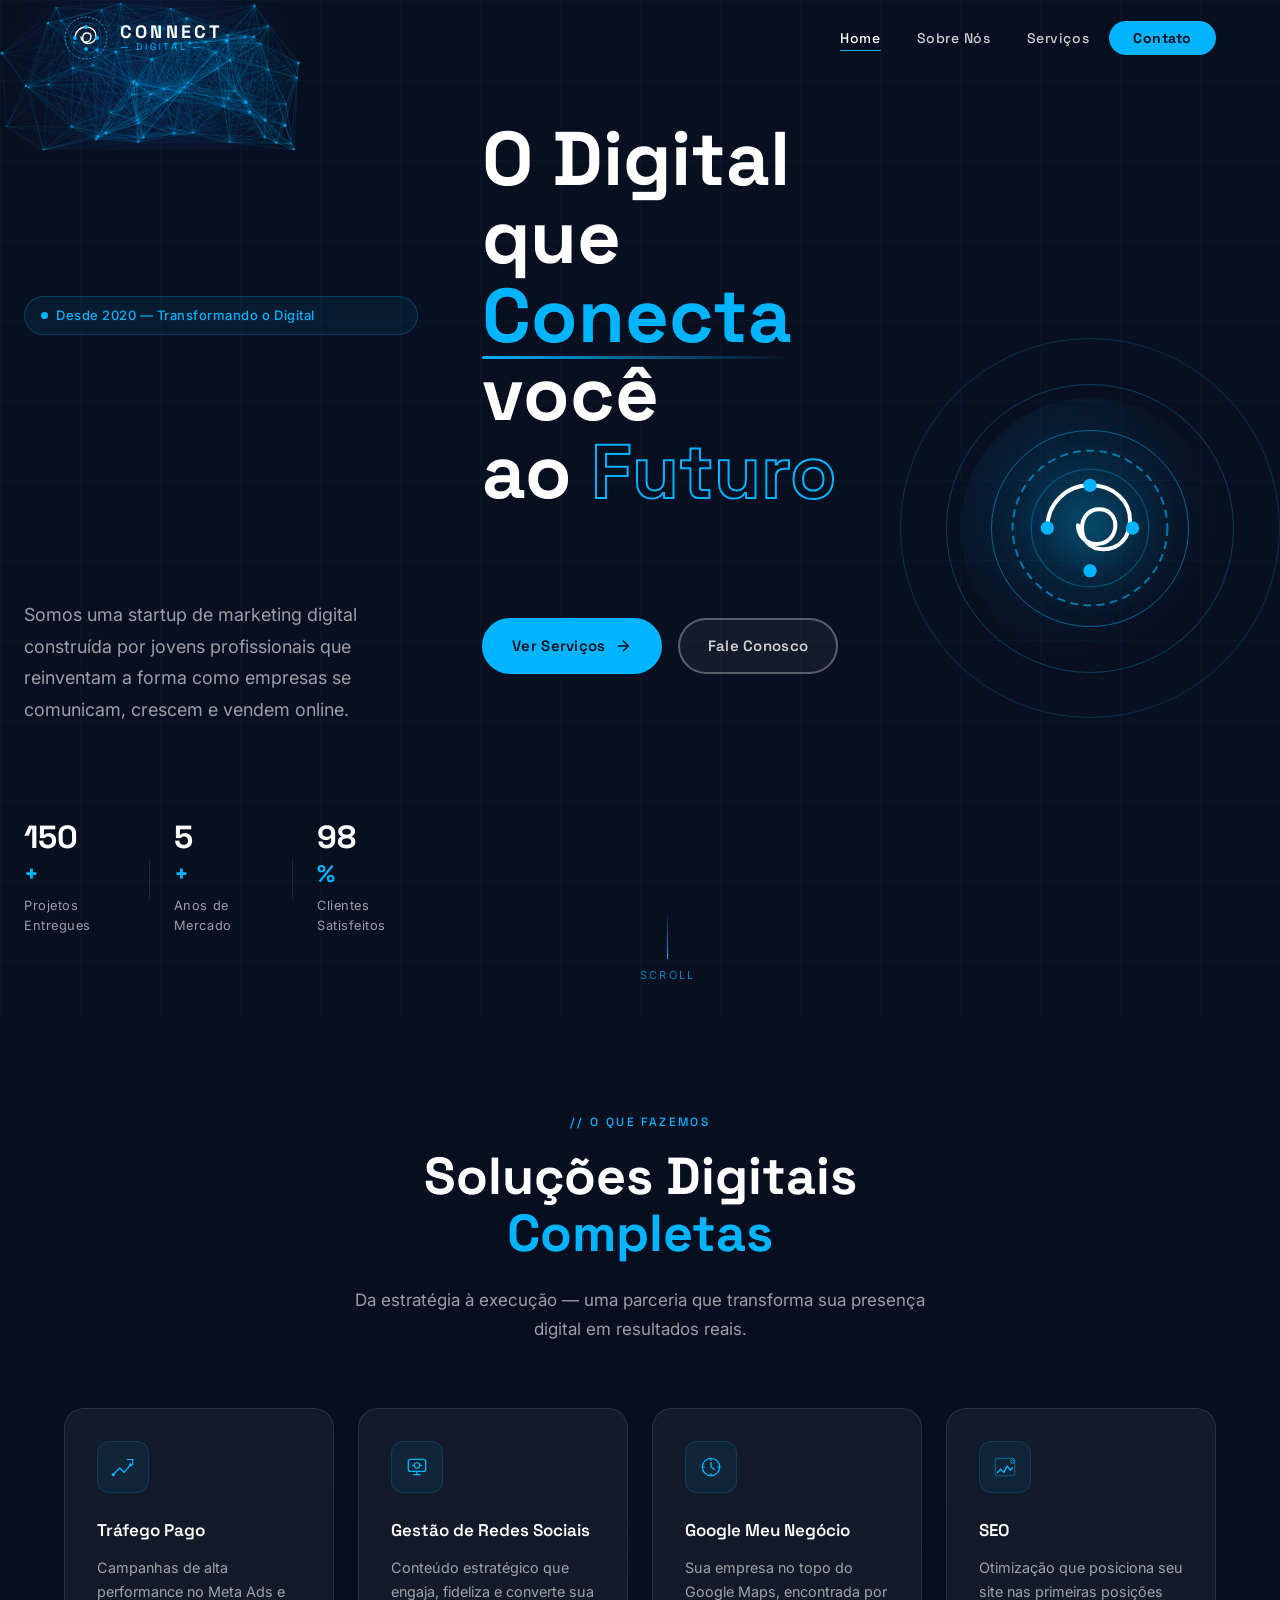
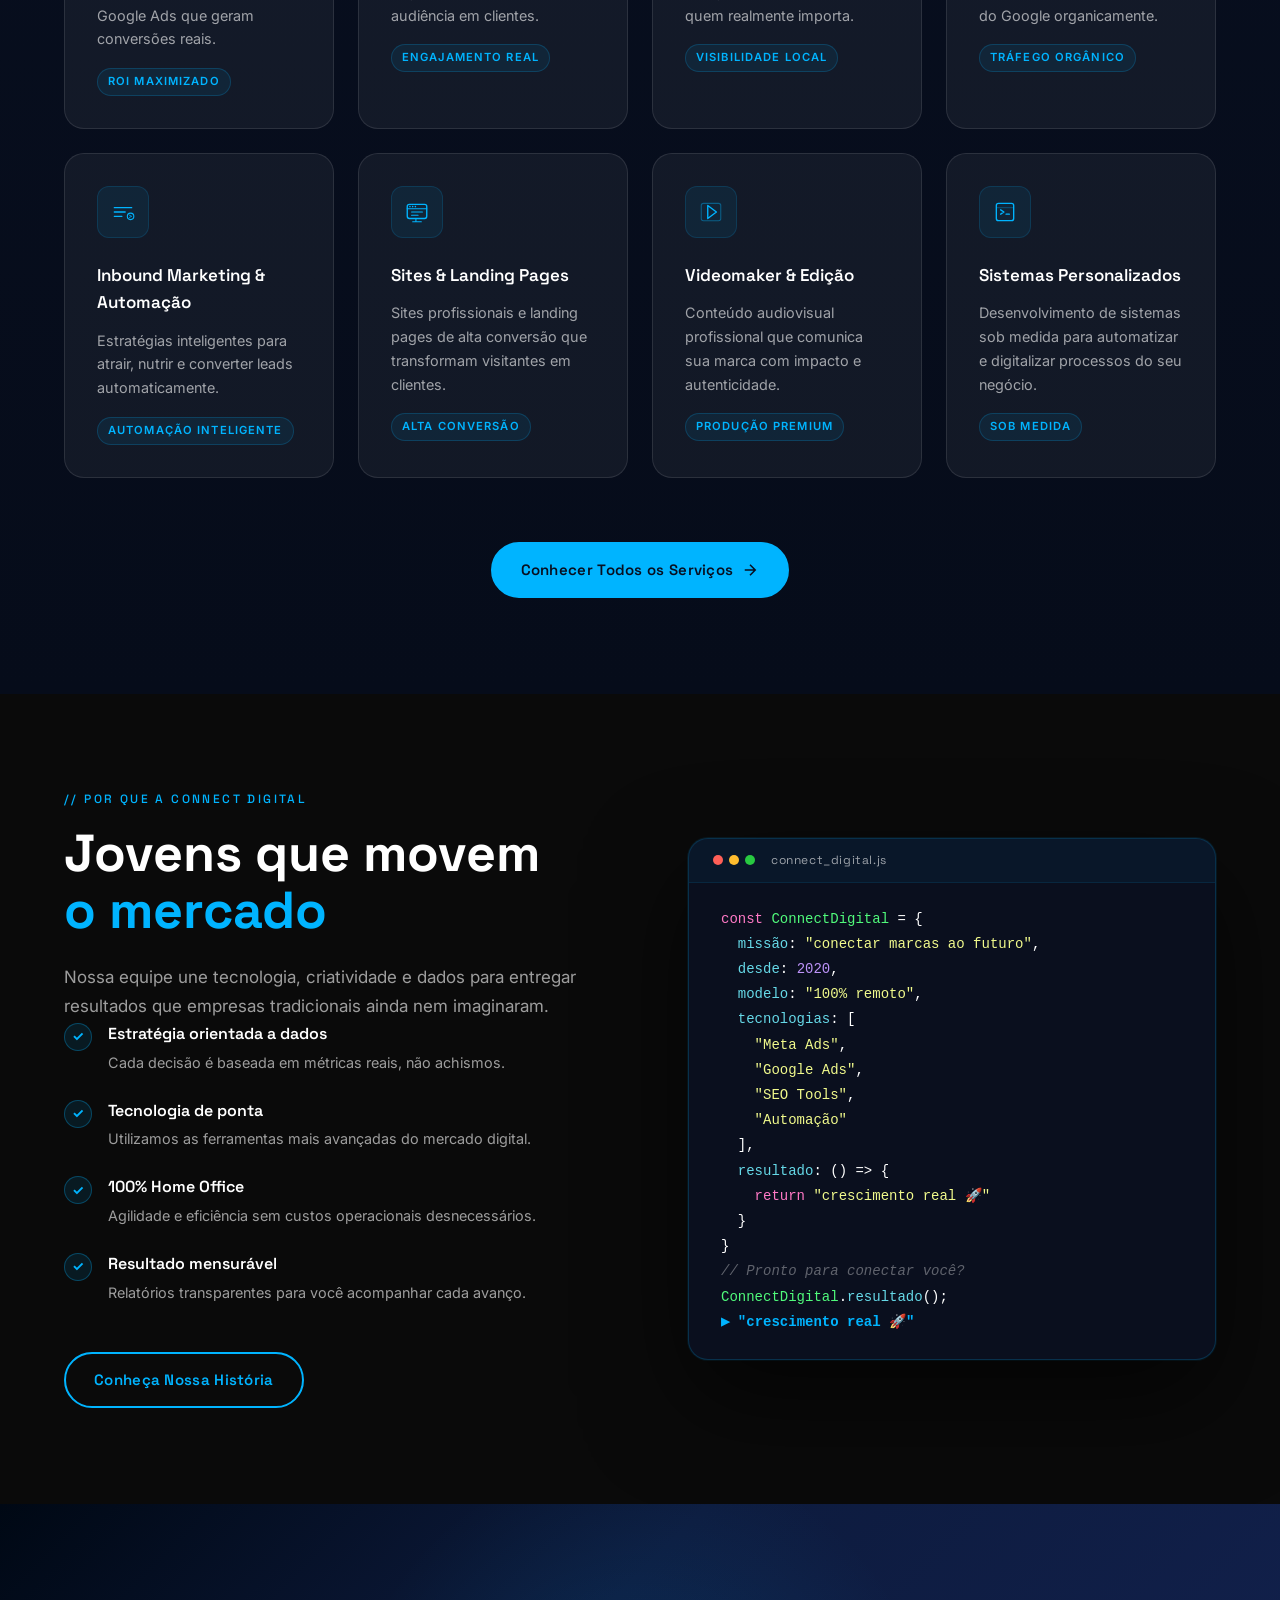
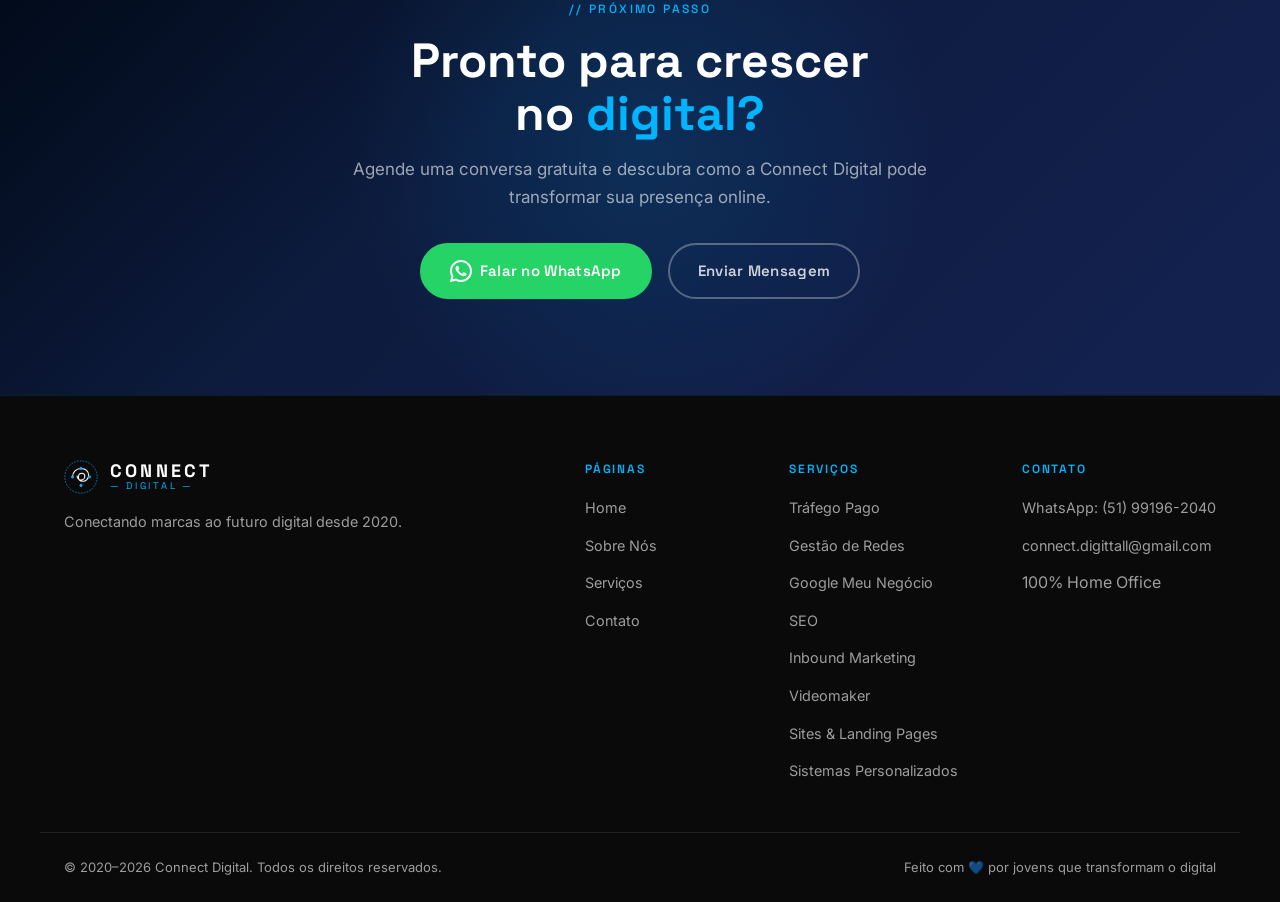
<file: index.html>
<!DOCTYPE html>
<html lang="pt-BR">
<head>
  <meta charset="UTF-8" />
  <meta name="viewport" content="width=device-width, initial-scale=1.0" />
  <title>Connect Digital | Agência de Marketing Digital</title>
  <meta name="description" content="Connect Digital — Startup de marketing digital especializada em tráfego pago, gestão de redes sociais, SEO, Google Meu Negócio e muito mais. Desde 2020 transformando negócios no ambiente digital." />
  <link rel="icon" type="image/png" href="favicon-96x96.png" sizes="96x96" />
  <link rel="icon" type="image/x-icon" href="favicon.ico" />
  <link rel="shortcut icon" href="favicon.ico" />
  <link rel="apple-touch-icon" sizes="180x180" href="apple-touch-icon.png" />
  <meta name="apple-mobile-web-app-title" content="Connect Digital" />
  <link rel="manifest" href="site.webmanifest" />
  <meta name="keywords" content="marketing digital, tráfego pago, gestão de redes sociais, SEO, Google Meu Negócio, inbound marketing, videomaker" />
  <link rel="canonical" href="index.html" />
  <link rel="preconnect" href="https://fonts.googleapis.com" />
  <link rel="preconnect" href="https://fonts.gstatic.com" crossorigin />
  <link href="https://fonts.googleapis.com/css2?family=Space+Grotesk:wght@300;400;500;600;700&family=Inter:wght@300;400;500;600&display=swap" rel="stylesheet" />
  <link rel="stylesheet" href="assets/css/main.css" />
  <link rel="stylesheet" href="assets/css/home.css" />
</head>
<body>

  <!-- NAV -->
  <nav class="navbar" id="navbar" role="navigation" aria-label="Navegação principal">
    <div class="nav-container">
      <a href="index.html" class="nav-logo" aria-label="Connect Digital - Página inicial">
        <div class="logo-icon">
          <svg viewBox="0 0 80 80" fill="none" xmlns="http://www.w3.org/2000/svg" aria-hidden="true">
            <circle cx="40" cy="40" r="38" stroke="#00B4FF" stroke-width="1.5" stroke-dasharray="4 3"/>
            <circle cx="40" cy="40" r="28" stroke="#00B4FF" stroke-width="1" opacity="0.5"/>
            <path d="M20 40 C20 29 29 20 40 20 C51 20 58 27 58 36 C58 44 52 50 44 50 C38 50 34 46 34 40 C34 35 37 31 42 31 C46 31 49 34 49 38 C49 43 45 47 40 47 C35 47 31 43 31 38" stroke="white" stroke-width="2.5" stroke-linecap="round" fill="none"/>
            <circle cx="20" cy="40" r="3.5" fill="#00B4FF"/>
            <circle cx="40" cy="20" r="3.5" fill="#00B4FF"/>
            <circle cx="60" cy="40" r="3.5" fill="#00B4FF"/>
            <circle cx="40" cy="60" r="3.5" fill="#00B4FF"/>
          </svg>
        </div>
        <div class="logo-text">
          <span class="logo-name">CONNECT</span>
          <span class="logo-sub">— DIGITAL —</span>
        </div>
      </a>

      <button class="nav-toggle" id="navToggle" aria-label="Abrir menu" aria-expanded="false" aria-controls="navMenu">
        <span></span><span></span><span></span>
      </button>

      <ul class="nav-menu" id="navMenu" role="menubar">
        <li role="none"><a href="index.html" class="nav-link active" role="menuitem">Home</a></li>
        <li role="none"><a href="sobre.html" class="nav-link" role="menuitem">Sobre Nós</a></li>
        <li role="none"><a href="servicos.html" class="nav-link" role="menuitem">Serviços</a></li>
        <li role="none"><a href="contato.html" class="nav-link nav-cta" role="menuitem" id="navCtaBtn">Contato</a></li>
      </ul>
    </div>
  </nav>

  <!-- HERO -->
  <section class="hero" id="hero" aria-label="Seção principal">
    <canvas class="hero-canvas" id="heroCanvas" aria-hidden="true"></canvas>
    <div class="hero-grid-overlay" aria-hidden="true"></div>

    <div class="hero-content">
      <div class="hero-badge" aria-label="Desde 2020">
        <span class="badge-dot" aria-hidden="true"></span>
        Desde 2020 — Transformando o Digital
      </div>

      <h1 class="hero-title">
        O Digital que<br/>
        <span class="hero-title-accent">Conecta</span> você<br/>
        ao <span class="hero-title-stroke">Futuro</span>
      </h1>

      <p class="hero-desc">
        Somos uma startup de marketing digital construída por jovens profissionais que reinventam a forma como empresas se comunicam, crescem e vendem online.
      </p>

      <div class="hero-actions">
        <a href="servicos.html" class="btn btn-primary" id="heroServicesBtn">
          <span>Ver Serviços</span>
          <svg viewBox="0 0 24 24" fill="none" stroke="currentColor" stroke-width="2" aria-hidden="true"><path d="M5 12h14M12 5l7 7-7 7"/></svg>
        </a>
        <a href="contato.html" class="btn btn-ghost" id="heroContactBtn">
          Fale Conosco
        </a>
      </div>

      <div class="hero-stats" role="list" aria-label="Estatísticas da empresa">
        <div class="stat-item" role="listitem">
          <span class="stat-number" data-target="150">0</span><span class="stat-symbol">+</span>
          <span class="stat-label">Projetos Entregues</span>
        </div>
        <div class="stat-divider" aria-hidden="true"></div>
        <div class="stat-item" role="listitem">
          <span class="stat-number" data-target="5">0</span><span class="stat-symbol">+</span>
          <span class="stat-label">Anos de Mercado</span>
        </div>
        <div class="stat-divider" aria-hidden="true"></div>
        <div class="stat-item" role="listitem">
          <span class="stat-number" data-target="98">0</span><span class="stat-symbol">%</span>
          <span class="stat-label">Clientes Satisfeitos</span>
        </div>
      </div>
    </div>

    <div class="hero-visual" aria-hidden="true">
      <div class="orb-container">
        <div class="orb orb-1"></div>
        <div class="orb orb-2"></div>
        <div class="orb orb-3"></div>
        <div class="ring ring-1"></div>
        <div class="ring ring-2"></div>
        <div class="ring ring-3"></div>
        <div class="center-icon">
          <svg viewBox="0 0 120 120" fill="none" xmlns="http://www.w3.org/2000/svg">
            <circle cx="60" cy="60" r="58" stroke="#00B4FF" stroke-width="1.5" stroke-dasharray="6 4" opacity="0.6"/>
            <circle cx="60" cy="60" r="44" stroke="#00B4FF" stroke-width="1" opacity="0.3"/>
            <path d="M28 60 C28 42 42 28 60 28 C78 28 90 40 90 54 C90 67 82 76 70 76 C60 76 54 69 54 60 C54 52 59 46 67 46 C74 46 79 51 79 58 C79 66 73 72 65 72 C57 72 51 66 51 58" stroke="white" stroke-width="3" stroke-linecap="round" fill="none"/>
            <circle cx="28" cy="60" r="5" fill="#00B4FF"/>
            <circle cx="60" cy="28" r="5" fill="#00B4FF"/>
            <circle cx="92" cy="60" r="5" fill="#00B4FF"/>
            <circle cx="60" cy="92" r="5" fill="#00B4FF"/>
          </svg>
        </div>
      </div>
    </div>

    <div class="hero-scroll" aria-label="Role para baixo">
      <div class="scroll-line"></div>
      <span>scroll</span>
    </div>
  </section>

  <!-- SERVICES PREVIEW -->
  <section class="services-preview" id="servicesPreview" aria-labelledby="servicesPreviewTitle">
    <div class="section-container">
      <div class="section-label" aria-hidden="true">// O que fazemos</div>
      <h2 class="section-title" id="servicesPreviewTitle">Soluções Digitais<br/><span class="accent">Completas</span></h2>
      <p class="section-desc">Da estratégia à execução — uma parceria que transforma sua presença digital em resultados reais.</p>

      <div class="services-grid">

        <article class="service-card" id="serviceCard1" tabindex="0">
          <div class="service-icon" aria-hidden="true">
            <svg viewBox="0 0 48 48" fill="none" xmlns="http://www.w3.org/2000/svg">
              <path d="M6 38L18 26L26 34L38 20" stroke="#00B4FF" stroke-width="2.5" stroke-linecap="round" stroke-linejoin="round"/>
              <circle cx="6" cy="38" r="3" fill="#00B4FF"/>
              <circle cx="38" cy="20" r="3" fill="#00B4FF"/>
              <path d="M32 10h10v10" stroke="#00B4FF" stroke-width="2" stroke-linecap="round"/>
            </svg>
          </div>
          <h3 class="service-title">Tráfego Pago</h3>
          <p class="service-desc">Campanhas de alta performance no Meta Ads e Google Ads que geram conversões reais.</p>
          <div class="service-tag">ROI Maximizado</div>
        </article>

        <article class="service-card" id="serviceCard2" tabindex="0">
          <div class="service-icon" aria-hidden="true">
            <svg viewBox="0 0 48 48" fill="none" xmlns="http://www.w3.org/2000/svg">
              <rect x="8" y="10" width="32" height="22" rx="4" stroke="#00B4FF" stroke-width="2.5"/>
              <path d="M18 38h12M24 32v6" stroke="#00B4FF" stroke-width="2.5" stroke-linecap="round"/>
              <circle cx="24" cy="21" r="5" stroke="#00B4FF" stroke-width="2"/>
              <path d="M16 21h2M30 21h2" stroke="#00B4FF" stroke-width="2" stroke-linecap="round"/>
            </svg>
          </div>
          <h3 class="service-title">Gestão de Redes Sociais</h3>
          <p class="service-desc">Conteúdo estratégico que engaja, fideliza e converte sua audiência em clientes.</p>
          <div class="service-tag">Engajamento Real</div>
        </article>

        <article class="service-card" id="serviceCard3" tabindex="0">
          <div class="service-icon" aria-hidden="true">
            <svg viewBox="0 0 48 48" fill="none" xmlns="http://www.w3.org/2000/svg">
              <circle cx="24" cy="24" r="16" stroke="#00B4FF" stroke-width="2.5"/>
              <path d="M24 8v4M24 36v4M8 24h4M36 24h4" stroke="#00B4FF" stroke-width="2" stroke-linecap="round"/>
              <path d="M24 16v8l6 4" stroke="#00B4FF" stroke-width="2.5" stroke-linecap="round"/>
            </svg>
          </div>
          <h3 class="service-title">Google Meu Negócio</h3>
          <p class="service-desc">Sua empresa no topo do Google Maps, encontrada por quem realmente importa.</p>
          <div class="service-tag">Visibilidade Local</div>
        </article>

        <article class="service-card" id="serviceCard4" tabindex="0">
          <div class="service-icon" aria-hidden="true">
            <svg viewBox="0 0 48 48" fill="none" xmlns="http://www.w3.org/2000/svg">
              <path d="M10 34l6-6 6 6 6-12 6 8 4-4" stroke="#00B4FF" stroke-width="2.5" stroke-linecap="round" stroke-linejoin="round"/>
              <rect x="6" y="8" width="36" height="32" rx="4" stroke="#00B4FF" stroke-width="2" opacity="0.4"/>
              <circle cx="38" cy="14" r="4" fill="#00B4FF" opacity="0.8"/>
              <path d="M36 14h4M38 12v4" stroke="#0D1B3E" stroke-width="1.5" stroke-linecap="round"/>
            </svg>
          </div>
          <h3 class="service-title">SEO</h3>
          <p class="service-desc">Otimização que posiciona seu site nas primeiras posições do Google organicamente.</p>
          <div class="service-tag">Tráfego Orgânico</div>
        </article>

        <article class="service-card" id="serviceCard5" tabindex="0">
          <div class="service-icon" aria-hidden="true">
            <svg viewBox="0 0 48 48" fill="none" xmlns="http://www.w3.org/2000/svg">
              <path d="M8 16h32M8 24h20M8 32h14" stroke="#00B4FF" stroke-width="2.5" stroke-linecap="round"/>
              <circle cx="38" cy="32" r="6" stroke="#00B4FF" stroke-width="2"/>
              <path d="M36 30l4 2-4 2" stroke="#00B4FF" stroke-width="1.5" stroke-linecap="round" stroke-linejoin="round"/>
            </svg>
          </div>
          <h3 class="service-title">Inbound Marketing & Automação</h3>
          <p class="service-desc">Estratégias inteligentes para atrair, nutrir e converter leads automaticamente.</p>
          <div class="service-tag">Automação Inteligente</div>
        </article>

        <article class="service-card" id="serviceCard7" tabindex="0">
          <div class="service-icon" aria-hidden="true">
            <svg viewBox="0 0 48 48" fill="none" xmlns="http://www.w3.org/2000/svg">
              <rect x="6" y="10" width="36" height="26" rx="4" stroke="#00B4FF" stroke-width="2.5"/>
              <path d="M6 18h36" stroke="#00B4FF" stroke-width="2" stroke-linecap="round"/>
              <circle cx="11" cy="14" r="1.5" fill="#00B4FF"/>
              <circle cx="16" cy="14" r="1.5" fill="#00B4FF"/>
              <circle cx="21" cy="14" r="1.5" fill="#00B4FF"/>
              <path d="M14 24h20M14 30h12" stroke="#00B4FF" stroke-width="2" stroke-linecap="round"/>
              <path d="M22 36v6M16 42h16" stroke="#00B4FF" stroke-width="2" stroke-linecap="round"/>
            </svg>
          </div>
          <h3 class="service-title">Sites & Landing Pages</h3>
          <p class="service-desc">Sites profissionais e landing pages de alta conversão que transformam visitantes em clientes.</p>
          <div class="service-tag">Alta Conversão</div>
        </article>

        <article class="service-card" id="serviceCard8" tabindex="0">
          <div class="service-icon" aria-hidden="true">
            <svg viewBox="0 0 48 48" fill="none" xmlns="http://www.w3.org/2000/svg">
              <path d="M18 12l16 12-16 12V12z" stroke="#00B4FF" stroke-width="2.5" stroke-linejoin="round" fill="none"/>
              <rect x="6" y="8" width="36" height="32" rx="4" stroke="#00B4FF" stroke-width="2" opacity="0.4"/>
            </svg>
          </div>
          <h3 class="service-title">Videomaker & Edição</h3>
          <p class="service-desc">Conteúdo audiovisual profissional que comunica sua marca com impacto e autenticidade.</p>
          <div class="service-tag">Produção Premium</div>
        </article>

        <article class="service-card" id="serviceCard9" tabindex="0">
          <div class="service-icon" aria-hidden="true">
            <svg viewBox="0 0 48 48" fill="none" xmlns="http://www.w3.org/2000/svg">
              <rect x="8" y="8" width="32" height="32" rx="4" stroke="#00B4FF" stroke-width="2.5"/>
              <path d="M16 20l6 4-6 4" stroke="#00B4FF" stroke-width="2.5" stroke-linecap="round" stroke-linejoin="round"/>
              <path d="M26 28h6" stroke="#00B4FF" stroke-width="2.5" stroke-linecap="round"/>
              <path d="M8 16h32" stroke="#00B4FF" stroke-width="1.5" opacity="0.4"/>
            </svg>
          </div>
          <h3 class="service-title">Sistemas Personalizados</h3>
          <p class="service-desc">Desenvolvimento de sistemas sob medida para automatizar e digitalizar processos do seu negócio.</p>
          <div class="service-tag">Sob Medida</div>
        </article>

      </div>

      <div class="services-cta">
        <a href="servicos.html" class="btn btn-primary" id="allServicesBtn">
          <span>Conhecer Todos os Serviços</span>
          <svg viewBox="0 0 24 24" fill="none" stroke="currentColor" stroke-width="2" aria-hidden="true"><path d="M5 12h14M12 5l7 7-7 7"/></svg>
        </a>
      </div>
    </div>
  </section>

  <!-- WHY US -->
  <section class="why-us" id="whyUs" aria-labelledby="whyUsTitle">
    <div class="section-container">
      <div class="why-content">
        <div class="section-label" aria-hidden="true">// Por que a Connect Digital</div>
        <h2 class="section-title" id="whyUsTitle">Jovens que movem<br/><span class="accent">o mercado</span></h2>
        <p class="section-desc">Nossa equipe une tecnologia, criatividade e dados para entregar resultados que empresas tradicionais ainda nem imaginaram.</p>

        <div class="why-list" role="list">
          <div class="why-item" role="listitem">
            <div class="why-check" aria-hidden="true">✓</div>
            <div>
              <strong>Estratégia orientada a dados</strong>
              <p>Cada decisão é baseada em métricas reais, não achismos.</p>
            </div>
          </div>
          <div class="why-item" role="listitem">
            <div class="why-check" aria-hidden="true">✓</div>
            <div>
              <strong>Tecnologia de ponta</strong>
              <p>Utilizamos as ferramentas mais avançadas do mercado digital.</p>
            </div>
          </div>
          <div class="why-item" role="listitem">
            <div class="why-check" aria-hidden="true">✓</div>
            <div>
              <strong>100% Home Office</strong>
              <p>Agilidade e eficiência sem custos operacionais desnecessários.</p>
            </div>
          </div>
          <div class="why-item" role="listitem">
            <div class="why-check" aria-hidden="true">✓</div>
            <div>
              <strong>Resultado mensurável</strong>
              <p>Relatórios transparentes para você acompanhar cada avanço.</p>
            </div>
          </div>
        </div>

        <a href="sobre.html" class="btn btn-secondary" id="aboutUsBtn">Conheça Nossa História</a>
      </div>

      <div class="why-visual" aria-hidden="true">
        <div class="tech-window">
          <div class="window-bar">
            <div class="window-dots">
              <span></span><span></span><span></span>
            </div>
            <span class="window-title">connect_digital.js</span>
          </div>
          <div class="window-code">
            <pre><code><span class="code-keyword">const</span> <span class="code-var">ConnectDigital</span> = {
  <span class="code-prop">missão</span>: <span class="code-string">"conectar marcas ao futuro"</span>,
  <span class="code-prop">desde</span>: <span class="code-number">2020</span>,
  <span class="code-prop">modelo</span>: <span class="code-string">"100% remoto"</span>,
  <span class="code-prop">tecnologias</span>: [
    <span class="code-string">"Meta Ads"</span>,
    <span class="code-string">"Google Ads"</span>,
    <span class="code-string">"SEO Tools"</span>,
    <span class="code-string">"Automação"</span>
  ],
  <span class="code-prop">resultado</span>: () =&gt; {
    <span class="code-keyword">return</span> <span class="code-string">"crescimento real 🚀"</span>
  }
}
<span class="code-comment">// Pronto para conectar você?</span>
<span class="code-var">ConnectDigital</span>.<span class="code-prop">resultado</span>();
<span class="code-output">▶ "crescimento real 🚀"</span></code></pre>
          </div>
        </div>
      </div>
    </div>
  </section>

  <!-- CTA SECTION -->
  <section class="cta-section" id="ctaSection" aria-labelledby="ctaTitle">
    <div class="cta-bg" aria-hidden="true"></div>
    <div class="cta-container">
      <div class="section-label" aria-hidden="true">// Próximo passo</div>
      <h2 class="cta-title" id="ctaTitle">Pronto para crescer<br/>no <span class="accent">digital?</span></h2>
      <p class="cta-desc">Agende uma conversa gratuita e descubra como a Connect Digital pode transformar sua presença online.</p>
      <div class="cta-actions">
        <a href="https://wa.me/5551991962040?text=Olá!%20Vim%20pelo%20site%20da%20Connect%20Digital%20e%20gostaria%20de%20saber%20mais%20sobre%20os%20serviços."
           class="btn btn-whatsapp" id="ctaWhatsappBtn" target="_blank" rel="noopener noreferrer">
          <svg viewBox="0 0 24 24" fill="currentColor" aria-hidden="true"><path d="M17.472 14.382c-.297-.149-1.758-.867-2.03-.967-.273-.099-.471-.148-.67.15-.197.297-.767.966-.94 1.164-.173.199-.347.223-.644.075-.297-.15-1.255-.463-2.39-1.475-.883-.788-1.48-1.761-1.653-2.059-.173-.297-.018-.458.13-.606.134-.133.298-.347.446-.52.149-.174.198-.298.298-.497.099-.198.05-.371-.025-.52-.075-.149-.669-1.612-.916-2.207-.242-.579-.487-.5-.669-.51-.173-.008-.371-.01-.57-.01-.198 0-.52.074-.792.372-.272.297-1.04 1.016-1.04 2.479 0 1.462 1.065 2.875 1.213 3.074.149.198 2.096 3.2 5.077 4.487.709.306 1.262.489 1.694.625.712.227 1.36.195 1.871.118.571-.085 1.758-.719 2.006-1.413.248-.694.248-1.289.173-1.413-.074-.124-.272-.198-.57-.347z"/><path d="M12 0C5.373 0 0 5.373 0 12c0 2.111.547 4.094 1.508 5.818L0 24l6.335-1.492A11.955 11.955 0 0012 24c6.627 0 12-5.373 12-12S18.627 0 12 0zm0 21.818a9.808 9.808 0 01-5.034-1.386l-.362-.214-3.75.883.929-3.655-.235-.374A9.794 9.794 0 012.182 12C2.182 6.579 6.579 2.182 12 2.182S21.818 6.579 21.818 12 17.421 21.818 12 21.818z"/></svg>
          <span>Falar no WhatsApp</span>
        </a>
        <a href="contato.html" class="btn btn-outline-light" id="ctaFormBtn">Enviar Mensagem</a>
      </div>
    </div>
  </section>

  <!-- FOOTER -->
  <footer class="footer" role="contentinfo">
    <div class="footer-container">
      <div class="footer-brand">
        <a href="index.html" class="nav-logo" aria-label="Connect Digital">
          <div class="logo-icon logo-icon-sm">
            <svg viewBox="0 0 80 80" fill="none" xmlns="http://www.w3.org/2000/svg" aria-hidden="true">
              <circle cx="40" cy="40" r="38" stroke="#00B4FF" stroke-width="1.5" stroke-dasharray="4 3"/>
              <path d="M20 40 C20 29 29 20 40 20 C51 20 58 27 58 36 C58 44 52 50 44 50 C38 50 34 46 34 40 C34 35 37 31 42 31 C46 31 49 34 49 38 C49 43 45 47 40 47 C35 47 31 43 31 38" stroke="white" stroke-width="2.5" stroke-linecap="round" fill="none"/>
              <circle cx="20" cy="40" r="3.5" fill="#00B4FF"/>
              <circle cx="40" cy="20" r="3.5" fill="#00B4FF"/>
              <circle cx="60" cy="40" r="3.5" fill="#00B4FF"/>
              <circle cx="40" cy="60" r="3.5" fill="#00B4FF"/>
            </svg>
          </div>
          <div class="logo-text">
            <span class="logo-name">CONNECT</span>
            <span class="logo-sub">— DIGITAL —</span>
          </div>
        </a>
        <p class="footer-tagline">Conectando marcas ao futuro digital desde 2020.</p>
      </div>

      <nav class="footer-nav" aria-label="Links do rodapé">
        <div class="footer-col">
          <h4 class="footer-col-title">Páginas</h4>
          <ul>
            <li><a href="index.html">Home</a></li>
            <li><a href="sobre.html">Sobre Nós</a></li>
            <li><a href="servicos.html">Serviços</a></li>
            <li><a href="contato.html">Contato</a></li>
          </ul>
        </div>
        <div class="footer-col">
          <h4 class="footer-col-title">Serviços</h4>
          <ul>
            <li><a href="servicos.html">Tráfego Pago</a></li>
            <li><a href="servicos.html">Gestão de Redes</a></li>
            <li><a href="servicos.html">Google Meu Negócio</a></li>
            <li><a href="servicos.html">SEO</a></li>
            <li><a href="servicos.html">Inbound Marketing</a></li>
            <li><a href="servicos.html">Videomaker</a></li>
            <li><a href="servicos.html">Sites & Landing Pages</a></li>
            <li><a href="servicos.html">Sistemas Personalizados</a></li>
          </ul>
        </div>
        <div class="footer-col">
          <h4 class="footer-col-title">Contato</h4>
          <ul>
            <li>
              <a href="https://wa.me/5551991962040" target="_blank" rel="noopener noreferrer">
                WhatsApp: (51) 99196-2040
              </a>
            </li>
            <li>
              <a href="mailto:connect.digittall@gmail.com">connect.digittall@gmail.com</a>
            </li>
            <li><span style="opacity:0.6;">100% Home Office</span></li>
          </ul>
        </div>
      </nav>
    </div>

    <div class="footer-bottom">
      <p>© 2020–<span id="currentYear"></span> Connect Digital. Todos os direitos reservados.</p>
      <p>Feito com 💙 por jovens que transformam o digital</p>
    </div>
  </footer>

  <script src="assets/js/main.js"></script>
  <script src="assets/js/home.js"></script>
</body>
</html>
</file>
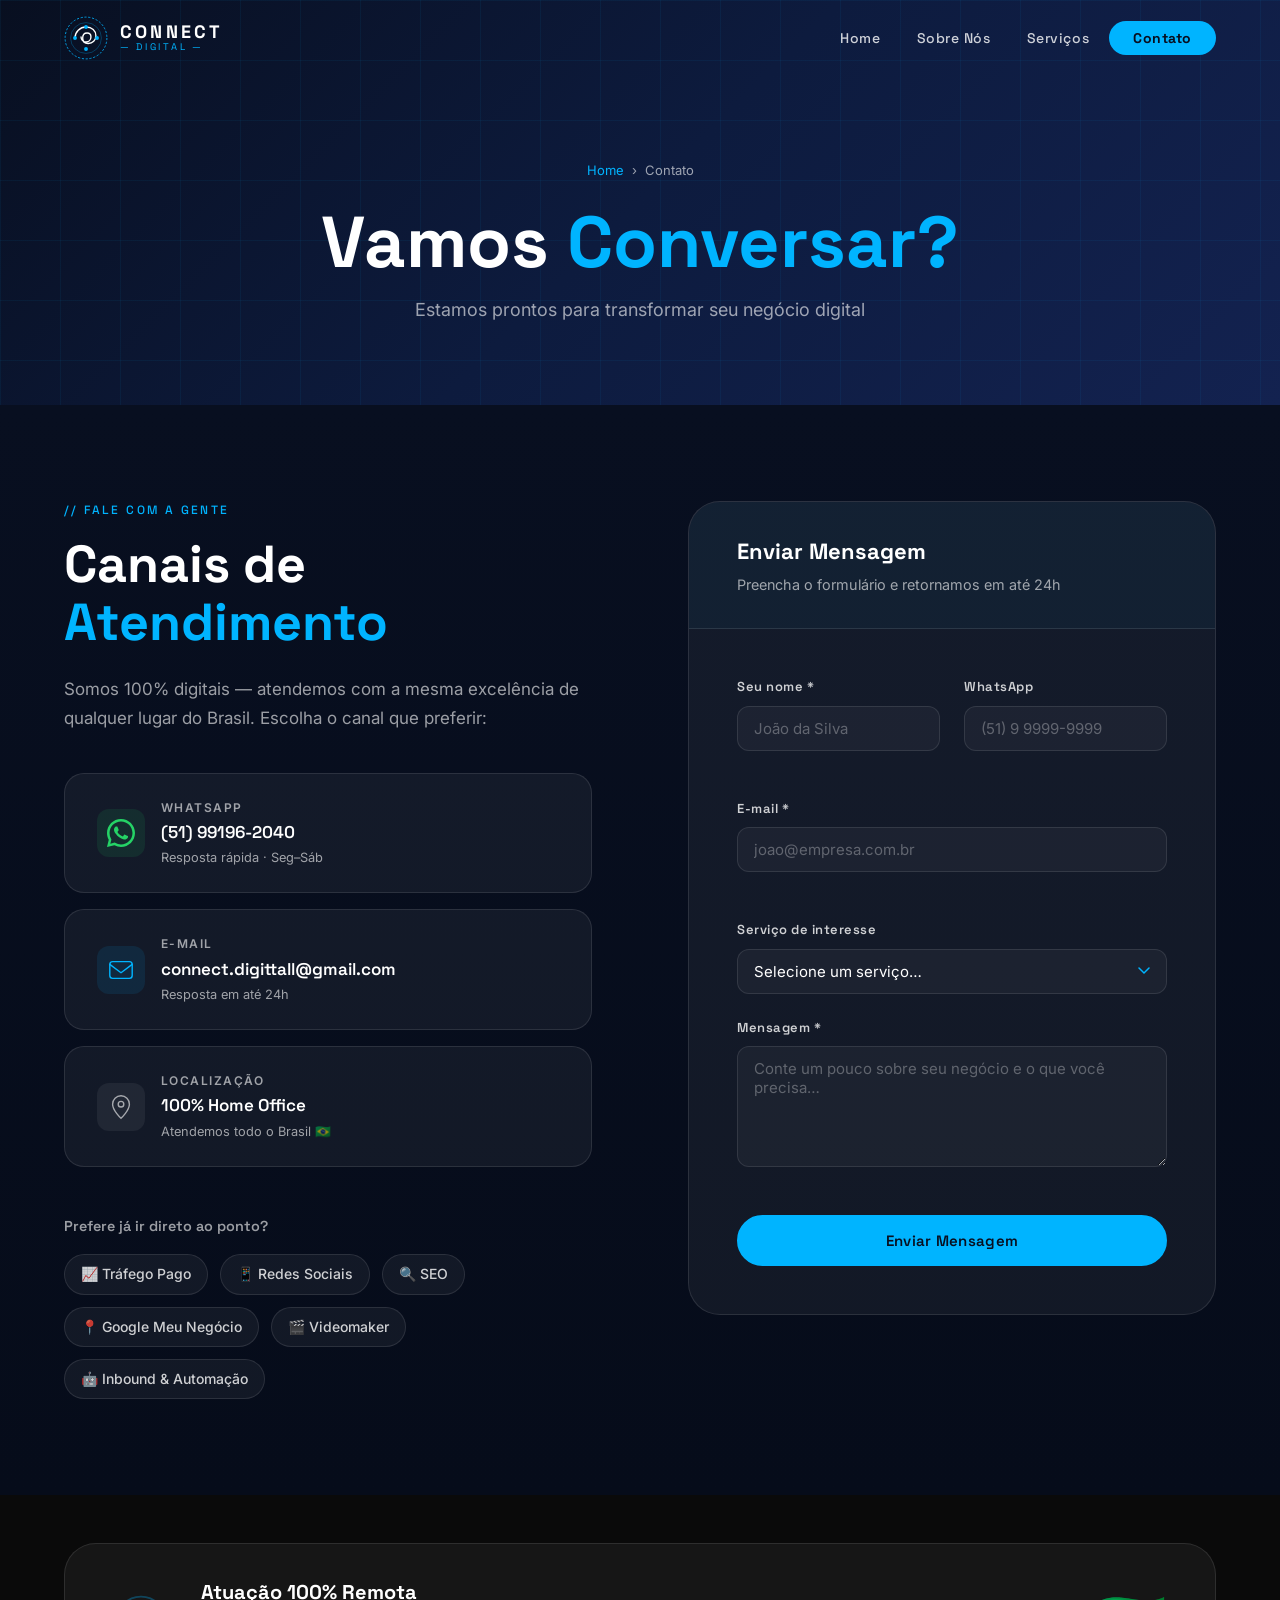
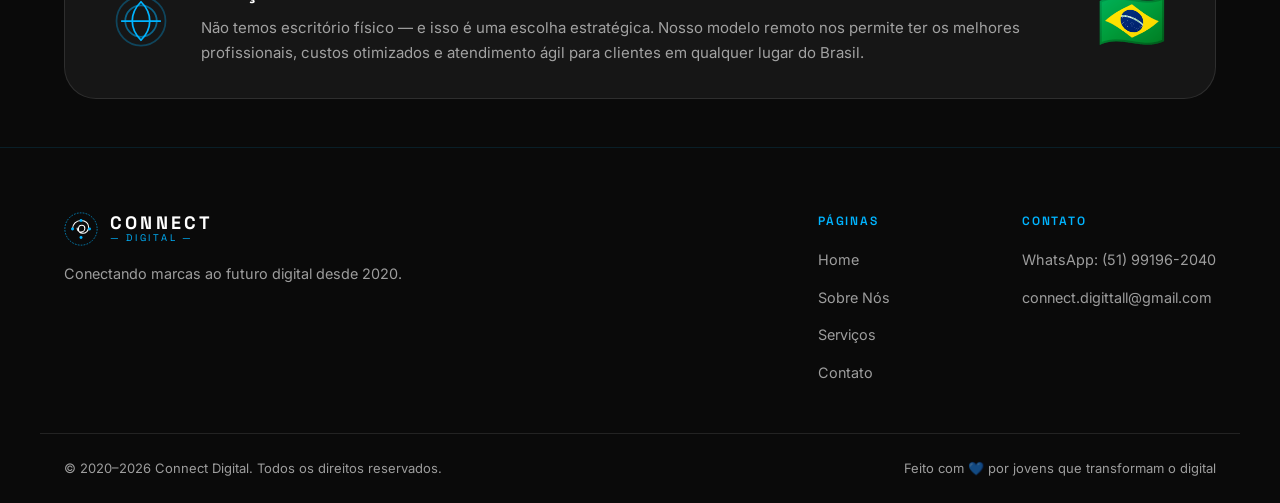
<file: contato.html>
<!DOCTYPE html>
<html lang="pt-BR">
<head>
  <meta charset="UTF-8" />
  <meta name="viewport" content="width=device-width, initial-scale=1.0" />
  <title>Contato | Connect Digital</title>
  <meta name="description" content="Entre em contato com a Connect Digital. WhatsApp: (51) 99196-2040 | Email: connect.digittall@gmail.com. Somos 100% remotos e atendemos todo o Brasil." />
  <link rel="icon" type="image/png" href="favicon-96x96.png" sizes="96x96" />
  <link rel="icon" type="image/x-icon" href="favicon.ico" />
  <link rel="shortcut icon" href="favicon.ico" />
  <link rel="apple-touch-icon" sizes="180x180" href="apple-touch-icon.png" />
  <meta name="apple-mobile-web-app-title" content="Connect Digital" />
  <link rel="manifest" href="site.webmanifest" />
  <link rel="preconnect" href="https://fonts.googleapis.com" />
  <link rel="preconnect" href="https://fonts.gstatic.com" crossorigin />
  <link href="https://fonts.googleapis.com/css2?family=Space+Grotesk:wght@300;400;500;600;700&family=Inter:wght@300;400;500;600&display=swap" rel="stylesheet" />
  <link rel="stylesheet" href="assets/css/main.css" />
  <link rel="stylesheet" href="assets/css/contato.css" />
</head>
<body>

  <nav class="navbar" id="navbar" role="navigation" aria-label="Navegação principal">
    <div class="nav-container">
      <a href="index.html" class="nav-logo" aria-label="Connect Digital - Página inicial">
        <div class="logo-icon">
          <svg viewBox="0 0 80 80" fill="none" xmlns="http://www.w3.org/2000/svg" aria-hidden="true">
            <circle cx="40" cy="40" r="38" stroke="#00B4FF" stroke-width="1.5" stroke-dasharray="4 3"/>
            <circle cx="40" cy="40" r="28" stroke="#00B4FF" stroke-width="1" opacity="0.5"/>
            <path d="M20 40 C20 29 29 20 40 20 C51 20 58 27 58 36 C58 44 52 50 44 50 C38 50 34 46 34 40 C34 35 37 31 42 31 C46 31 49 34 49 38 C49 43 45 47 40 47 C35 47 31 43 31 38" stroke="white" stroke-width="2.5" stroke-linecap="round" fill="none"/>
            <circle cx="20" cy="40" r="3.5" fill="#00B4FF"/>
            <circle cx="40" cy="20" r="3.5" fill="#00B4FF"/>
            <circle cx="60" cy="40" r="3.5" fill="#00B4FF"/>
            <circle cx="40" cy="60" r="3.5" fill="#00B4FF"/>
          </svg>
        </div>
        <div class="logo-text">
          <span class="logo-name">CONNECT</span>
          <span class="logo-sub">— DIGITAL —</span>
        </div>
      </a>
      <button class="nav-toggle" id="navToggle" aria-label="Abrir menu" aria-expanded="false" aria-controls="navMenu">
        <span></span><span></span><span></span>
      </button>
      <ul class="nav-menu" id="navMenu" role="menubar">
        <li role="none"><a href="index.html" class="nav-link" role="menuitem">Home</a></li>
        <li role="none"><a href="sobre.html" class="nav-link" role="menuitem">Sobre Nós</a></li>
        <li role="none"><a href="servicos.html" class="nav-link" role="menuitem">Serviços</a></li>
        <li role="none"><a href="contato.html" class="nav-link nav-cta active" role="menuitem" id="navCtaBtn">Contato</a></li>
      </ul>
    </div>
  </nav>

  <!-- PAGE HERO -->
  <section class="page-hero" aria-labelledby="pageTitle">
    <div class="page-hero-bg" aria-hidden="true">
      <div class="page-hero-lines"></div>
    </div>
    <div class="page-hero-content">
      <div class="breadcrumb" aria-label="Localização">
        <a href="index.html">Home</a>
        <span aria-hidden="true">›</span>
        <span aria-current="page">Contato</span>
      </div>
      <h1 class="page-title" id="pageTitle">Vamos <span class="accent">Conversar?</span></h1>
      <p class="page-subtitle">Estamos prontos para transformar seu negócio digital</p>
    </div>
  </section>

  <!-- CONTACT SECTION -->
  <section class="contact-section" aria-label="Formas de contato">
    <div class="section-container">
      <div class="contact-grid">

        <!-- Contact Info -->
        <div class="contact-info">
          <div class="section-label" aria-hidden="true">// Fale com a gente</div>
          <h2 class="section-title">Canais de <span class="accent">Atendimento</span></h2>
          <p class="section-desc" style="margin-bottom: 2.5rem;">
            Somos 100% digitais — atendemos com a mesma excelência de qualquer lugar do Brasil. Escolha o canal que preferir:
          </p>

          <div class="contact-channels" role="list">

            <a href="https://wa.me/5551991962040?text=Olá!%20Vim%20pelo%20site%20da%20Connect%20Digital%20e%20gostaria%20de%20mais%20informações."
               class="channel-card channel-whatsapp" target="_blank" rel="noopener noreferrer" role="listitem" id="channelWhatsapp">
              <div class="channel-icon" aria-hidden="true">
                <svg viewBox="0 0 40 40" fill="currentColor">
                  <path d="M29.12 23.97c-.5-.25-2.93-1.45-3.39-1.61-.46-.17-.79-.25-1.12.25-.33.49-1.28 1.61-1.57 1.94-.29.33-.58.37-1.08.12-.5-.25-2.1-.77-4-2.46-1.48-1.32-2.47-2.94-2.76-3.43-.29-.49-.03-.76.22-1.01.22-.22.5-.58.74-.87.25-.29.33-.5.5-.83.17-.33.08-.62-.04-.87-.12-.25-1.12-2.69-1.53-3.68-.4-.97-.81-.83-1.12-.85-.29-.01-.62-.01-.95-.01-.33 0-.87.12-1.32.62-.46.5-1.74 1.69-1.74 4.13s1.78 4.79 2.03 5.12c.25.33 3.49 5.33 8.46 7.48 1.18.51 2.1.81 2.82 1.04 1.19.38 2.27.33 3.12.2.95-.14 2.93-1.2 3.34-2.36.41-1.16.41-2.15.29-2.36-.12-.2-.46-.33-.96-.58zM20.01 36.36a16.32 16.32 0 01-8.39-2.31l-.6-.36-6.25 1.64 1.55-6.09-.39-.62A16.35 16.35 0 013.64 20c0-9.03 7.34-16.37 16.37-16.37S36.38 10.97 36.38 20 29.04 36.36 20.01 36.36zM20 0C8.95 0 0 8.95 0 20c0 3.52.91 6.83 2.51 9.7L0 40l10.57-2.49A19.94 19.94 0 0020 40c11.05 0 20-8.95 20-20S31.05 0 20 0z"/>
                </svg>
              </div>
              <div class="channel-content">
                <span class="channel-label">WhatsApp</span>
                <span class="channel-value">(51) 99196-2040</span>
                <span class="channel-hint">Resposta rápida · Seg–Sáb</span>
              </div>
              <div class="channel-arrow" aria-hidden="true">→</div>
            </a>

            <a href="mailto:connect.digittall@gmail.com"
               class="channel-card channel-email" role="listitem" id="channelEmail">
              <div class="channel-icon" aria-hidden="true">
                <svg viewBox="0 0 40 40" fill="none" stroke="currentColor" stroke-width="2">
                  <rect x="4" y="8" width="32" height="24" rx="4"/>
                  <path d="M4 12l16 12L36 12" stroke-linecap="round" stroke-linejoin="round"/>
                </svg>
              </div>
              <div class="channel-content">
                <span class="channel-label">E-mail</span>
                <span class="channel-value">connect.digittall@gmail.com</span>
                <span class="channel-hint">Resposta em até 24h</span>
              </div>
              <div class="channel-arrow" aria-hidden="true">→</div>
            </a>

            <div class="channel-card channel-location" role="listitem">
              <div class="channel-icon" aria-hidden="true">
                <svg viewBox="0 0 40 40" fill="none" stroke="currentColor" stroke-width="2">
                  <path d="M20 4C13.37 4 8 9.37 8 16c0 9 12 20 12 20s12-11 12-20c0-6.63-5.37-12-12-12z"/>
                  <circle cx="20" cy="16" r="4"/>
                </svg>
              </div>
              <div class="channel-content">
                <span class="channel-label">Localização</span>
                <span class="channel-value">100% Home Office</span>
                <span class="channel-hint">Atendemos todo o Brasil 🇧🇷</span>
              </div>
            </div>

          </div>

          <!-- Quick WhatsApp -->
          <div class="quick-contact">
            <p class="quick-title">Prefere já ir direto ao ponto?</p>
            <div class="quick-buttons" role="list">
              <a href="https://wa.me/5551991962040?text=Olá!%20Quero%20saber%20sobre%20Tráfego%20Pago."
                 class="quick-btn" target="_blank" rel="noopener noreferrer" role="listitem">
                📈 Tráfego Pago
              </a>
              <a href="https://wa.me/5551991962040?text=Olá!%20Quero%20saber%20sobre%20Gestão%20de%20Redes%20Sociais."
                 class="quick-btn" target="_blank" rel="noopener noreferrer" role="listitem">
                📱 Redes Sociais
              </a>
              <a href="https://wa.me/5551991962040?text=Olá!%20Quero%20saber%20sobre%20SEO."
                 class="quick-btn" target="_blank" rel="noopener noreferrer" role="listitem">
                🔍 SEO
              </a>
              <a href="https://wa.me/5551991962040?text=Olá!%20Quero%20saber%20sobre%20Google%20Meu%20Negócio."
                 class="quick-btn" target="_blank" rel="noopener noreferrer" role="listitem">
                📍 Google Meu Negócio
              </a>
              <a href="https://wa.me/5551991962040?text=Olá!%20Quero%20saber%20sobre%20Videomaker."
                 class="quick-btn" target="_blank" rel="noopener noreferrer" role="listitem">
                🎬 Videomaker
              </a>
              <a href="https://wa.me/5551991962040?text=Olá!%20Quero%20saber%20sobre%20Inbound%20Marketing."
                 class="quick-btn" target="_blank" rel="noopener noreferrer" role="listitem">
                🤖 Inbound & Automação
              </a>
            </div>
          </div>
        </div>

        <!-- Contact Form -->
        <div class="contact-form-wrap">
          <div class="form-card">
            <div class="form-card-header">
              <h3>Enviar Mensagem</h3>
              <p>Preencha o formulário e retornamos em até 24h</p>
            </div>

            <form class="contact-form" id="contactForm" novalidate aria-label="Formulário de contato">
              <div class="form-row">
                <div class="form-group">
                  <label for="inputName">Seu nome *</label>
                  <input type="text" id="inputName" name="name" placeholder="João da Silva" required autocomplete="name" />
                  <span class="form-error" id="errorName" role="alert" aria-live="polite"></span>
                </div>
                <div class="form-group">
                  <label for="inputPhone">WhatsApp</label>
                  <input type="tel" id="inputPhone" name="phone" placeholder="(51) 9 9999-9999" autocomplete="tel" />
                </div>
              </div>

              <div class="form-group">
                <label for="inputEmail">E-mail *</label>
                <input type="email" id="inputEmail" name="email" placeholder="joao@empresa.com.br" required autocomplete="email" />
                <span class="form-error" id="errorEmail" role="alert" aria-live="polite"></span>
              </div>

              <div class="form-group">
                <label for="inputService">Serviço de interesse</label>
                <select id="inputService" name="service">
                  <option value="">Selecione um serviço…</option>
                  <option value="trafego">Tráfego Pago / Impulsionamento</option>
                  <option value="redes">Gestão de Redes Sociais</option>
                  <option value="google">Google Meu Negócio</option>
                  <option value="seo">SEO — Otimização para Buscadores</option>
                  <option value="inbound">Inbound Marketing e Automação</option>
                  <option value="video">Videomaker e Edição de Vídeos</option>
                  <option value="pacote">Pacote Completo</option>
                </select>
              </div>

              <div class="form-group">
                <label for="inputMessage">Mensagem *</label>
                <textarea id="inputMessage" name="message" rows="5" placeholder="Conte um pouco sobre seu negócio e o que você precisa…" required></textarea>
                <span class="form-error" id="errorMessage" role="alert" aria-live="polite"></span>
              </div>

              <button type="submit" class="btn btn-primary btn-full" id="submitFormBtn">
                <span class="btn-text">Enviar Mensagem</span>
                <span class="btn-loading" aria-hidden="true" style="display:none;">
                  <svg class="spin" viewBox="0 0 24 24" fill="none" stroke="currentColor" stroke-width="2"><circle cx="12" cy="12" r="10" stroke-opacity="0.25"/><path d="M12 2a10 10 0 0110 10" stroke-linecap="round"/></svg>
                  Enviando…
                </span>
              </button>

              <div class="form-success" id="formSuccess" aria-live="polite" style="display:none;">
                <svg viewBox="0 0 24 24" fill="none" stroke="#00B4FF" stroke-width="2" aria-hidden="true"><circle cx="12" cy="12" r="10"/><path d="M8 12l3 3 5-5" stroke-linecap="round" stroke-linejoin="round"/></svg>
                <div>
                  <strong>Mensagem enviada!</strong>
                  <p>Entraremos em contato em breve. Enquanto isso, fale conosco pelo WhatsApp!</p>
                </div>
              </div>
            </form>
          </div>
        </div>

      </div>
    </div>
  </section>

  <!-- REMOTE BADGE -->
  <section class="remote-section" aria-label="Modelo de trabalho">
    <div class="section-container">
      <div class="remote-card">
        <div class="remote-icon" aria-hidden="true">
          <svg viewBox="0 0 64 64" fill="none" xmlns="http://www.w3.org/2000/svg">
            <circle cx="32" cy="32" r="28" stroke="#00B4FF" stroke-width="2" opacity="0.3"/>
            <circle cx="32" cy="32" r="18" stroke="#00B4FF" stroke-width="2" opacity="0.5"/>
            <path d="M10 32h44M32 10c-6 6-10 14-10 22s4 16 10 22M32 10c6 6 10 14 10 22s-4 16-10 22" stroke="#00B4FF" stroke-width="2" stroke-linecap="round"/>
          </svg>
        </div>
        <div class="remote-text">
          <h3>Atuação 100% Remota</h3>
          <p>Não temos escritório físico — e isso é uma escolha estratégica. Nosso modelo remoto nos permite ter os melhores profissionais, custos otimizados e atendimento ágil para clientes em qualquer lugar do Brasil.</p>
        </div>
        <div class="remote-flag" aria-hidden="true">🇧🇷</div>
      </div>
    </div>
  </section>

  <footer class="footer" role="contentinfo">
    <div class="footer-container">
      <div class="footer-brand">
        <a href="index.html" class="nav-logo" aria-label="Connect Digital">
          <div class="logo-icon logo-icon-sm">
            <svg viewBox="0 0 80 80" fill="none" xmlns="http://www.w3.org/2000/svg" aria-hidden="true">
              <circle cx="40" cy="40" r="38" stroke="#00B4FF" stroke-width="1.5" stroke-dasharray="4 3"/>
              <path d="M20 40 C20 29 29 20 40 20 C51 20 58 27 58 36 C58 44 52 50 44 50 C38 50 34 46 34 40 C34 35 37 31 42 31 C46 31 49 34 49 38 C49 43 45 47 40 47 C35 47 31 43 31 38" stroke="white" stroke-width="2.5" stroke-linecap="round" fill="none"/>
              <circle cx="20" cy="40" r="3.5" fill="#00B4FF"/>
              <circle cx="40" cy="20" r="3.5" fill="#00B4FF"/>
              <circle cx="60" cy="40" r="3.5" fill="#00B4FF"/>
              <circle cx="40" cy="60" r="3.5" fill="#00B4FF"/>
            </svg>
          </div>
          <div class="logo-text">
            <span class="logo-name">CONNECT</span>
            <span class="logo-sub">— DIGITAL —</span>
          </div>
        </a>
        <p class="footer-tagline">Conectando marcas ao futuro digital desde 2020.</p>
      </div>
      <nav class="footer-nav" aria-label="Links do rodapé">
        <div class="footer-col">
          <h4 class="footer-col-title">Páginas</h4>
          <ul>
            <li><a href="index.html">Home</a></li>
            <li><a href="sobre.html">Sobre Nós</a></li>
            <li><a href="servicos.html">Serviços</a></li>
            <li><a href="contato.html">Contato</a></li>
          </ul>
        </div>
        <div class="footer-col">
          <h4 class="footer-col-title">Contato</h4>
          <ul>
            <li><a href="https://wa.me/5551991962040" target="_blank" rel="noopener noreferrer">WhatsApp: (51) 99196-2040</a></li>
            <li><a href="mailto:connect.digittall@gmail.com">connect.digittall@gmail.com</a></li>
          </ul>
        </div>
      </nav>
    </div>
    <div class="footer-bottom">
      <p>© 2020–<span class="current-year"></span> Connect Digital. Todos os direitos reservados.</p>
      <p>Feito com 💙 por jovens que transformam o digital</p>
    </div>
  </footer>

  <script src="assets/js/main.js"></script>
  <script src="assets/js/contato.js"></script>
</body>
</html>
</file>
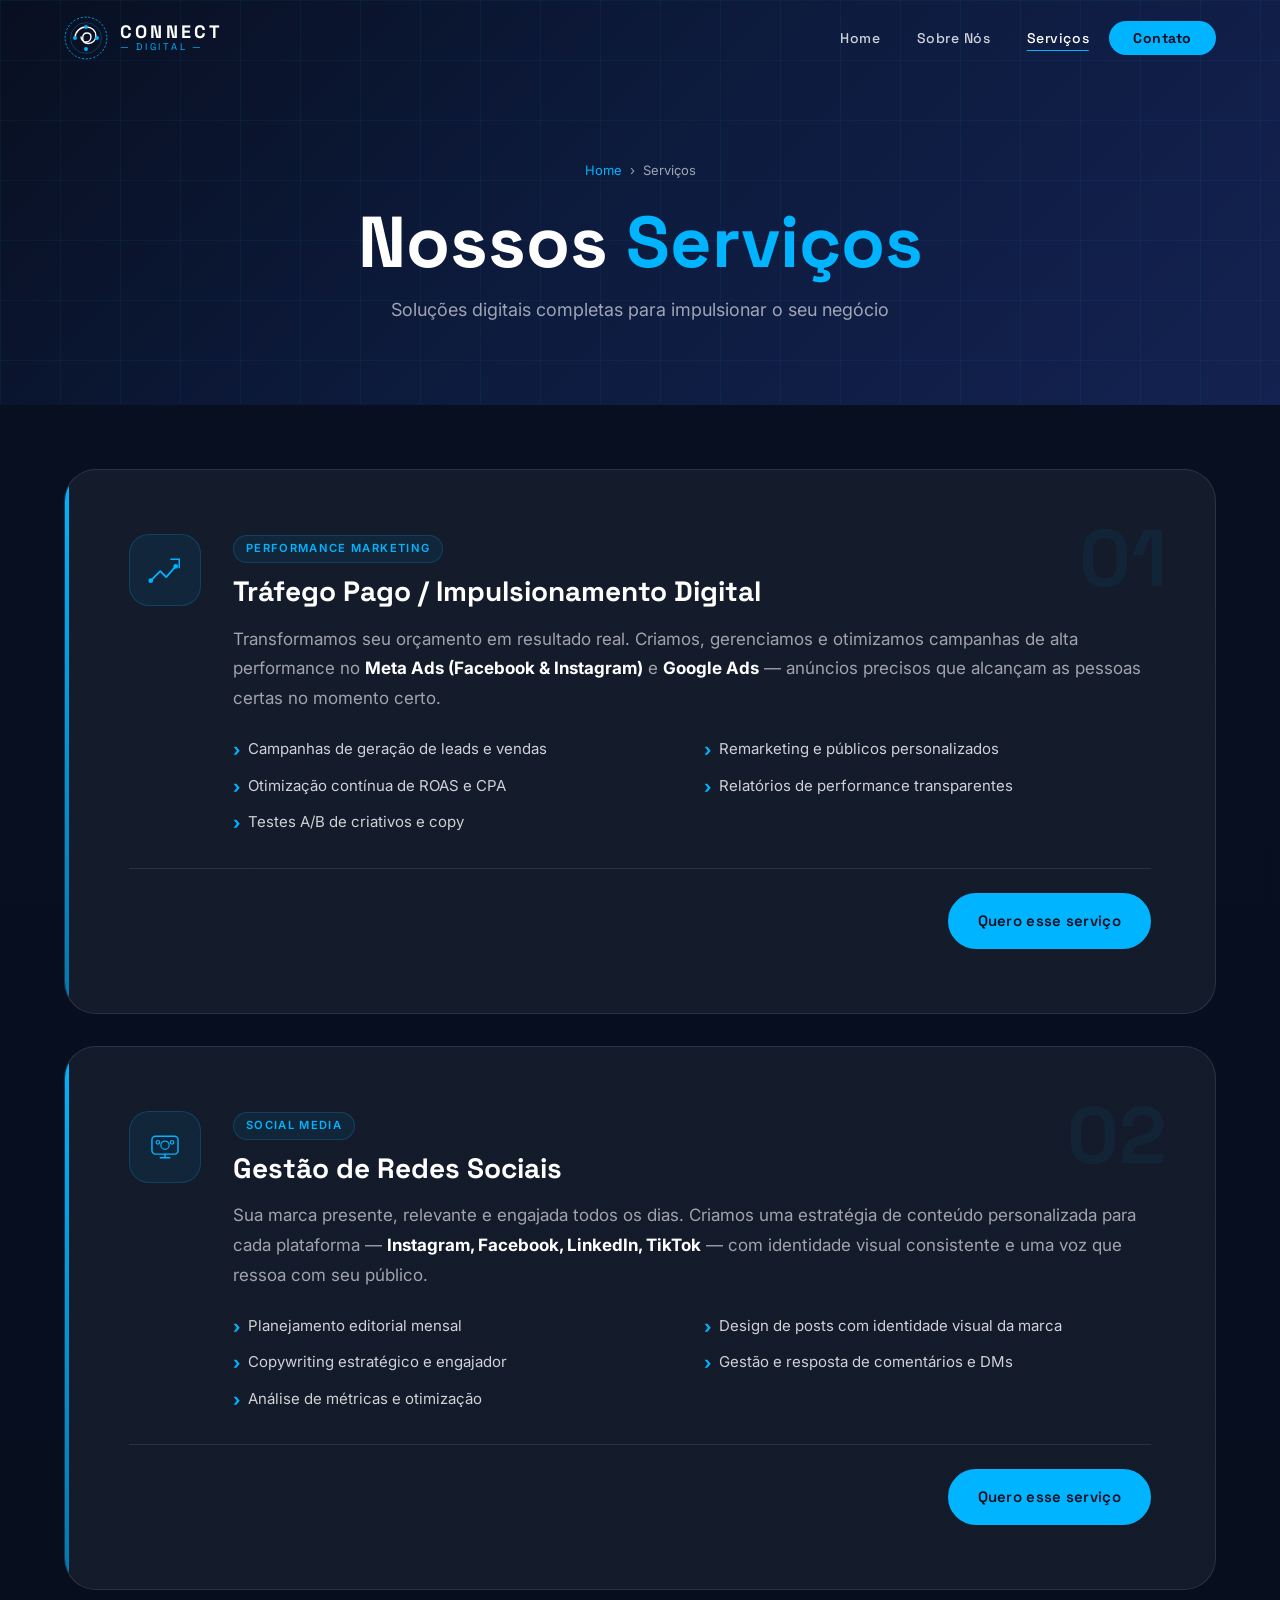
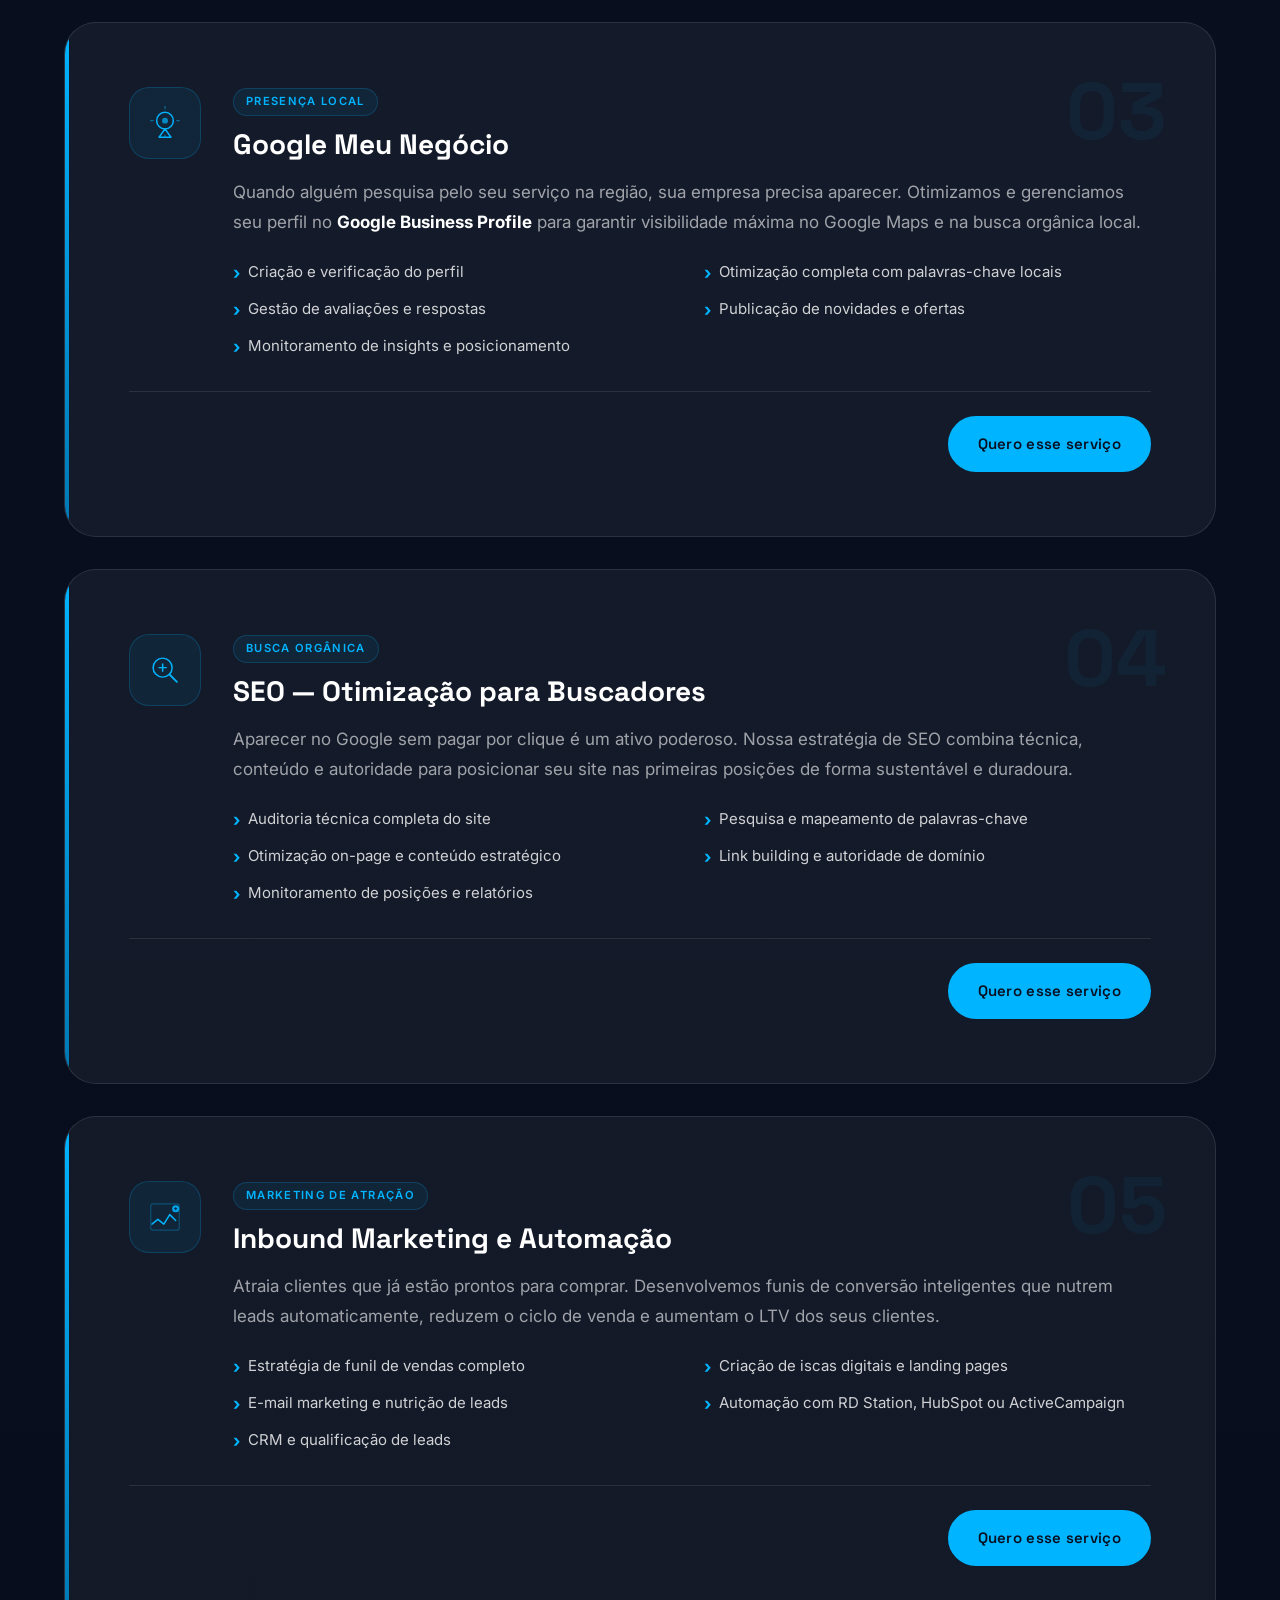
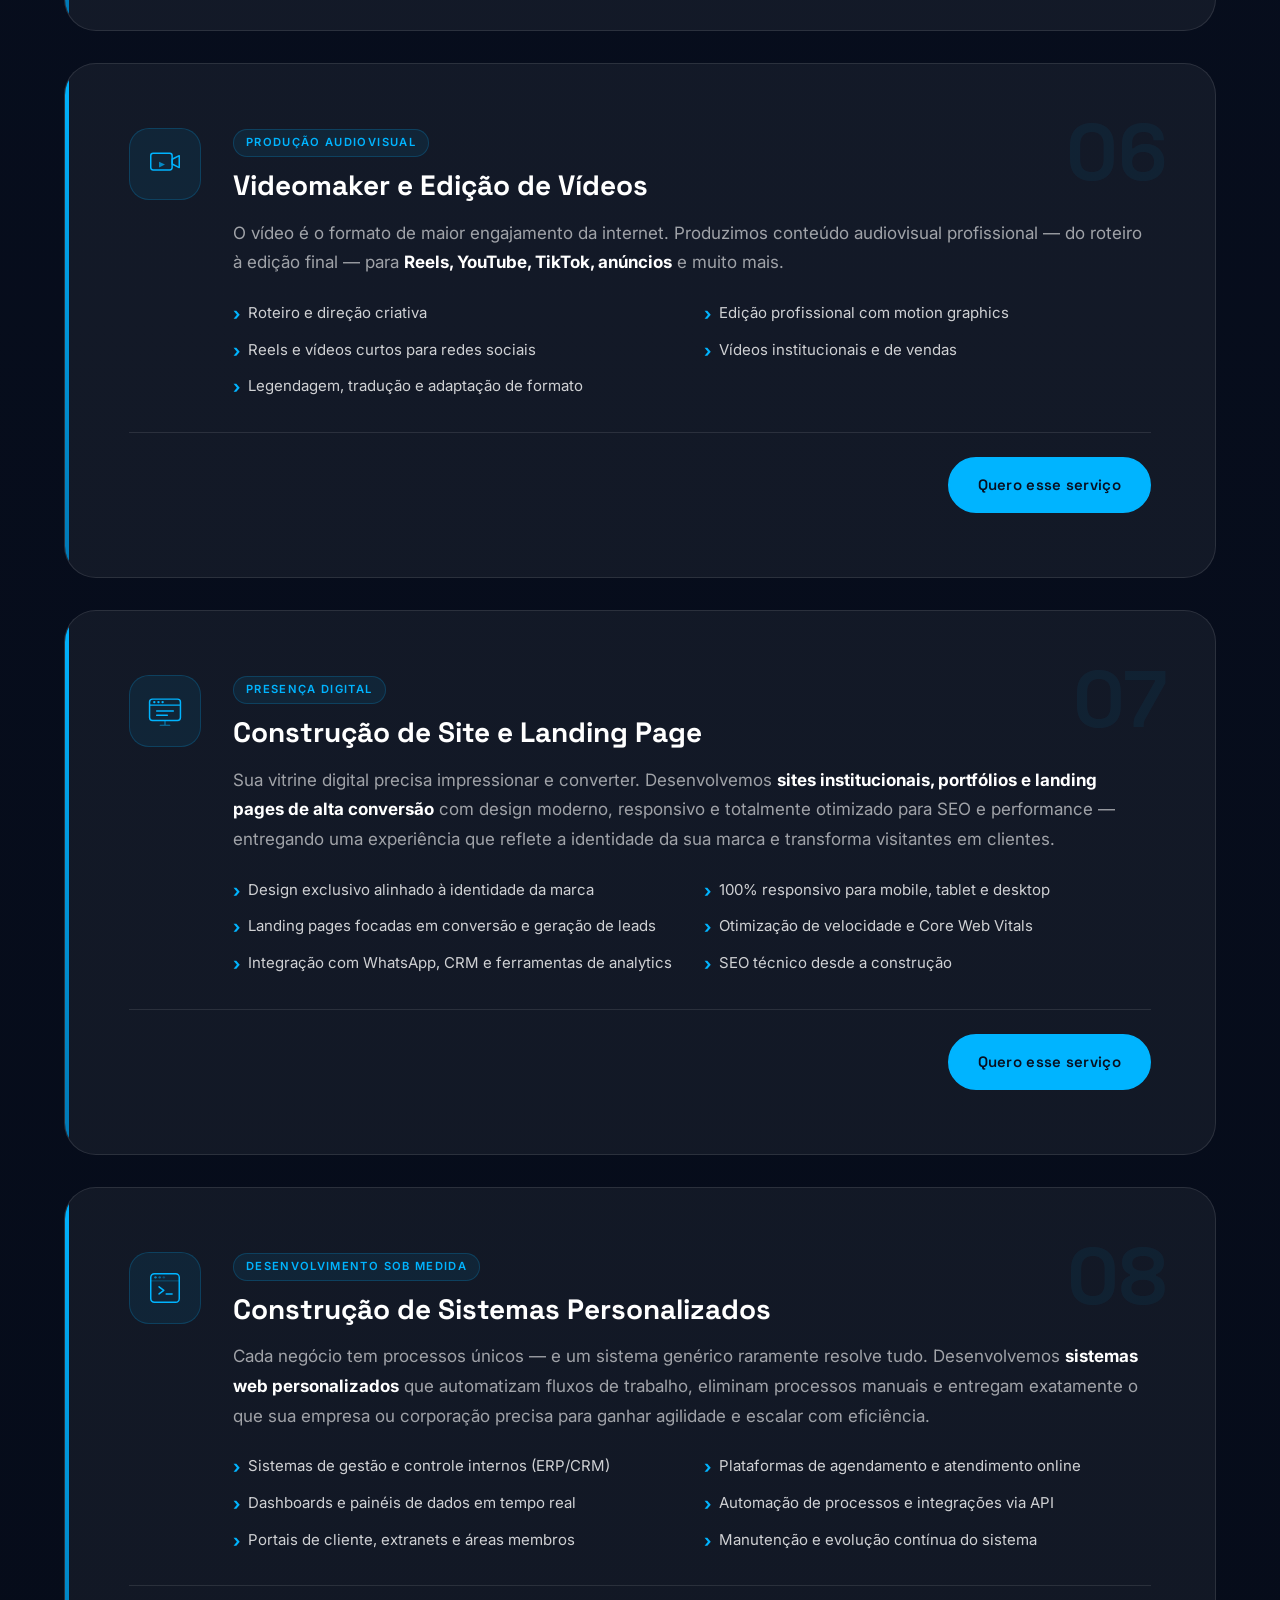
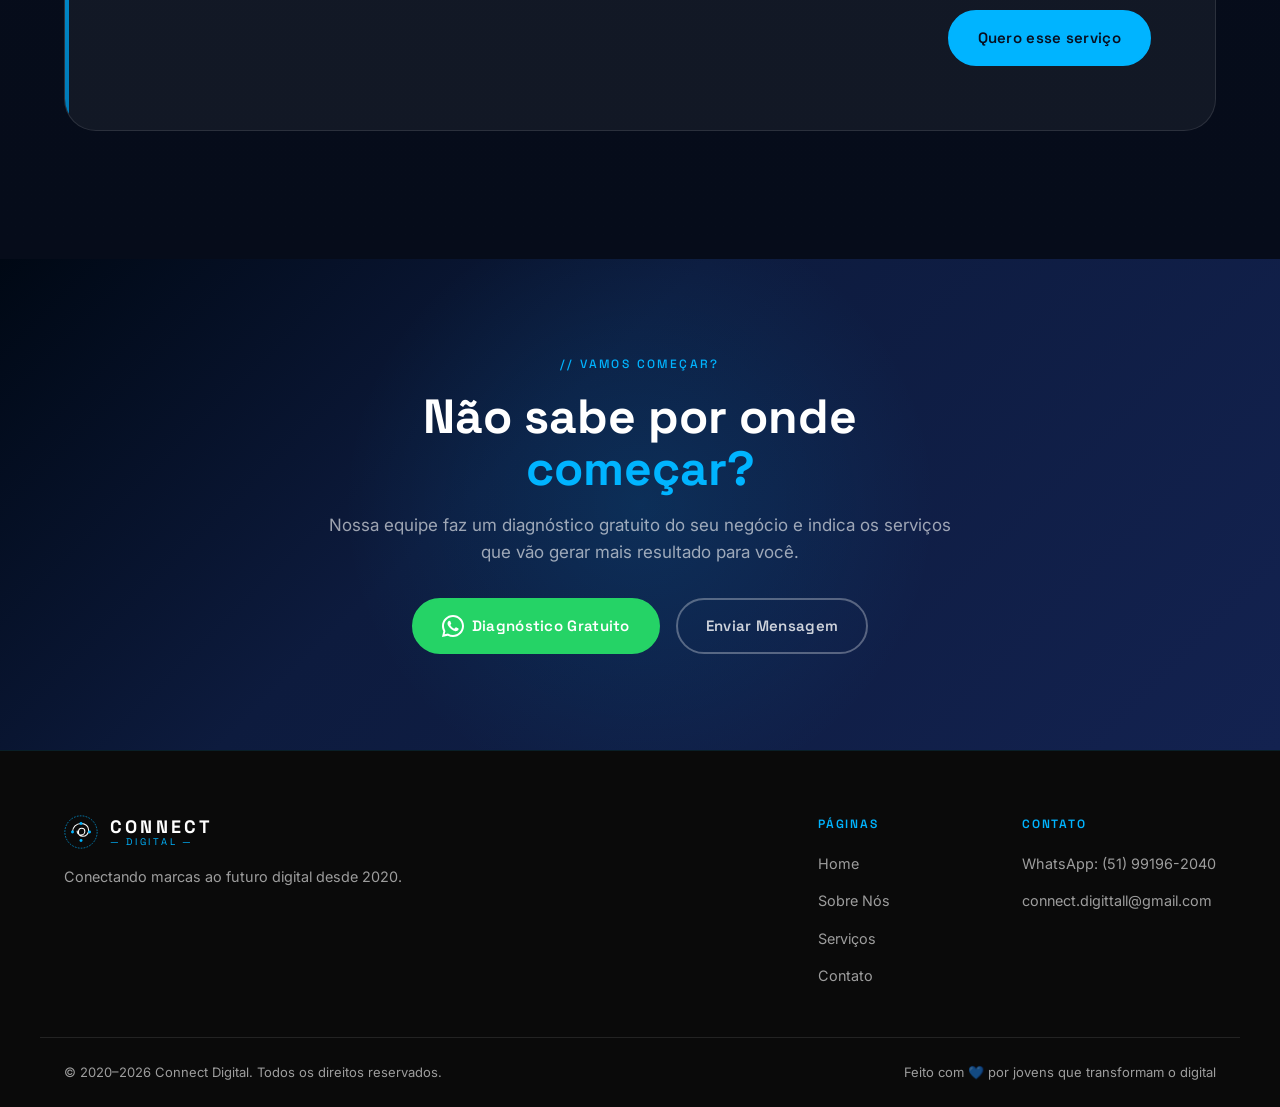
<file: servicos.html>
<!DOCTYPE html>
<html lang="pt-BR">
<head>
  <meta charset="UTF-8" />
  <meta name="viewport" content="width=device-width, initial-scale=1.0" />
  <title>Serviços | Connect Digital</title>
  <meta name="description" content="Conheça os serviços da Connect Digital: tráfego pago, gestão de redes sociais, Google Meu Negócio, SEO, Inbound Marketing, automação e videomaker." />
  <link rel="icon" type="image/png" href="favicon-96x96.png" sizes="96x96" />
  <link rel="icon" type="image/x-icon" href="favicon.ico" />
  <link rel="shortcut icon" href="favicon.ico" />
  <link rel="apple-touch-icon" sizes="180x180" href="apple-touch-icon.png" />
  <meta name="apple-mobile-web-app-title" content="Connect Digital" />
  <link rel="manifest" href="site.webmanifest" />
  <link rel="preconnect" href="https://fonts.googleapis.com" />
  <link rel="preconnect" href="https://fonts.gstatic.com" crossorigin />
  <link href="https://fonts.googleapis.com/css2?family=Space+Grotesk:wght@300;400;500;600;700&family=Inter:wght@300;400;500;600&display=swap" rel="stylesheet" />
  <link rel="stylesheet" href="assets/css/main.css" />
  <link rel="stylesheet" href="assets/css/servicos.css" />
</head>
<body>

  <nav class="navbar" id="navbar" role="navigation" aria-label="Navegação principal">
    <div class="nav-container">
      <a href="index.html" class="nav-logo" aria-label="Connect Digital - Página inicial">
        <div class="logo-icon">
          <svg viewBox="0 0 80 80" fill="none" xmlns="http://www.w3.org/2000/svg" aria-hidden="true">
            <circle cx="40" cy="40" r="38" stroke="#00B4FF" stroke-width="1.5" stroke-dasharray="4 3"/>
            <circle cx="40" cy="40" r="28" stroke="#00B4FF" stroke-width="1" opacity="0.5"/>
            <path d="M20 40 C20 29 29 20 40 20 C51 20 58 27 58 36 C58 44 52 50 44 50 C38 50 34 46 34 40 C34 35 37 31 42 31 C46 31 49 34 49 38 C49 43 45 47 40 47 C35 47 31 43 31 38" stroke="white" stroke-width="2.5" stroke-linecap="round" fill="none"/>
            <circle cx="20" cy="40" r="3.5" fill="#00B4FF"/>
            <circle cx="40" cy="20" r="3.5" fill="#00B4FF"/>
            <circle cx="60" cy="40" r="3.5" fill="#00B4FF"/>
            <circle cx="40" cy="60" r="3.5" fill="#00B4FF"/>
          </svg>
        </div>
        <div class="logo-text">
          <span class="logo-name">CONNECT</span>
          <span class="logo-sub">— DIGITAL —</span>
        </div>
      </a>
      <button class="nav-toggle" id="navToggle" aria-label="Abrir menu" aria-expanded="false" aria-controls="navMenu">
        <span></span><span></span><span></span>
      </button>
      <ul class="nav-menu" id="navMenu" role="menubar">
        <li role="none"><a href="index.html" class="nav-link" role="menuitem">Home</a></li>
        <li role="none"><a href="sobre.html" class="nav-link" role="menuitem">Sobre Nós</a></li>
        <li role="none"><a href="servicos.html" class="nav-link active" role="menuitem">Serviços</a></li>
        <li role="none"><a href="contato.html" class="nav-link nav-cta" role="menuitem" id="navCtaBtn">Contato</a></li>
      </ul>
    </div>
  </nav>

  <!-- PAGE HERO -->
  <section class="page-hero" aria-labelledby="pageTitle">
    <div class="page-hero-bg" aria-hidden="true">
      <div class="page-hero-lines"></div>
    </div>
    <div class="page-hero-content">
      <div class="breadcrumb" aria-label="Localização">
        <a href="index.html">Home</a>
        <span aria-hidden="true">›</span>
        <span aria-current="page">Serviços</span>
      </div>
      <h1 class="page-title" id="pageTitle">Nossos <span class="accent">Serviços</span></h1>
      <p class="page-subtitle">Soluções digitais completas para impulsionar o seu negócio</p>
    </div>
  </section>

  <!-- SERVICES DETAILED -->
  <section class="services-detail" aria-label="Serviços detalhados">
    <div class="section-container">

      <!-- Service 1: Tráfego Pago -->
      <article class="service-detail-card" id="servTrafego" aria-labelledby="servTrafegoTitle">
        <div class="sdc-number" aria-hidden="true">01</div>
        <div class="sdc-content">
          <div class="sdc-icon" aria-hidden="true">
            <svg viewBox="0 0 64 64" fill="none" xmlns="http://www.w3.org/2000/svg">
              <path d="M8 50L24 34L34 44L50 26" stroke="#00B4FF" stroke-width="3" stroke-linecap="round" stroke-linejoin="round"/>
              <circle cx="8" cy="50" r="4" fill="#00B4FF"/>
              <circle cx="50" cy="26" r="4" fill="#00B4FF"/>
              <path d="M42 14h14v14" stroke="#00B4FF" stroke-width="2.5" stroke-linecap="round"/>
            </svg>
          </div>
          <div class="sdc-text">
            <div class="sdc-tag">Performance Marketing</div>
            <h2 class="sdc-title" id="servTrafegoTitle">Tráfego Pago / Impulsionamento Digital</h2>
            <p class="sdc-desc">
              Transformamos seu orçamento em resultado real. Criamos, gerenciamos e otimizamos campanhas de alta performance no <strong>Meta Ads (Facebook & Instagram)</strong> e <strong>Google Ads</strong> — anúncios precisos que alcançam as pessoas certas no momento certo.
            </p>
            <ul class="sdc-list" role="list">
              <li>Campanhas de geração de leads e vendas</li>
              <li>Remarketing e públicos personalizados</li>
              <li>Otimização contínua de ROAS e CPA</li>
              <li>Relatórios de performance transparentes</li>
              <li>Testes A/B de criativos e copy</li>
            </ul>
          </div>
        </div>
        <div class="sdc-cta">
          <a href="https://wa.me/5551991962040?text=Olá!%20Tenho%20interesse%20em%20Tráfego%20Pago." class="btn btn-primary" target="_blank" rel="noopener noreferrer" id="ctaTrafego">
            Quero esse serviço
          </a>
        </div>
      </article>

      <!-- Service 2: Redes Sociais -->
      <article class="service-detail-card sdc-reverse" id="servRedes" aria-labelledby="servRedesTitle">
        <div class="sdc-number" aria-hidden="true">02</div>
        <div class="sdc-content">
          <div class="sdc-icon" aria-hidden="true">
            <svg viewBox="0 0 64 64" fill="none" xmlns="http://www.w3.org/2000/svg">
              <rect x="10" y="14" width="44" height="30" rx="6" stroke="#00B4FF" stroke-width="2.5"/>
              <path d="M24 50h16M32 44v6" stroke="#00B4FF" stroke-width="2.5" stroke-linecap="round"/>
              <circle cx="32" cy="29" r="7" stroke="#00B4FF" stroke-width="2"/>
              <circle cx="20" cy="24" r="3" stroke="#00B4FF" stroke-width="2"/>
              <circle cx="44" cy="24" r="3" stroke="#00B4FF" stroke-width="2"/>
            </svg>
          </div>
          <div class="sdc-text">
            <div class="sdc-tag">Social Media</div>
            <h2 class="sdc-title" id="servRedesTitle">Gestão de Redes Sociais</h2>
            <p class="sdc-desc">
              Sua marca presente, relevante e engajada todos os dias. Criamos uma estratégia de conteúdo personalizada para cada plataforma — <strong>Instagram, Facebook, LinkedIn, TikTok</strong> — com identidade visual consistente e uma voz que ressoa com seu público.
            </p>
            <ul class="sdc-list" role="list">
              <li>Planejamento editorial mensal</li>
              <li>Design de posts com identidade visual da marca</li>
              <li>Copywriting estratégico e engajador</li>
              <li>Gestão e resposta de comentários e DMs</li>
              <li>Análise de métricas e otimização</li>
            </ul>
          </div>
        </div>
        <div class="sdc-cta">
          <a href="https://wa.me/5551991962040?text=Olá!%20Tenho%20interesse%20em%20Gestão%20de%20Redes%20Sociais." class="btn btn-primary" target="_blank" rel="noopener noreferrer" id="ctaRedes">
            Quero esse serviço
          </a>
        </div>
      </article>

      <!-- Service 3: Google Meu Negócio -->
      <article class="service-detail-card" id="servGoogle" aria-labelledby="servGoogleTitle">
        <div class="sdc-number" aria-hidden="true">03</div>
        <div class="sdc-content">
          <div class="sdc-icon" aria-hidden="true">
            <svg viewBox="0 0 64 64" fill="none" xmlns="http://www.w3.org/2000/svg">
              <circle cx="32" cy="28" r="14" stroke="#00B4FF" stroke-width="2.5"/>
              <path d="M32 42l-10 14h20L32 42z" stroke="#00B4FF" stroke-width="2.5" stroke-linejoin="round"/>
              <circle cx="32" cy="28" r="5" fill="#00B4FF" opacity="0.7"/>
              <path d="M12 28H8M56 28h-4M32 8V4M32 52v4" stroke="#00B4FF" stroke-width="2" stroke-linecap="round" opacity="0.5"/>
            </svg>
          </div>
          <div class="sdc-text">
            <div class="sdc-tag">Presença Local</div>
            <h2 class="sdc-title" id="servGoogleTitle">Google Meu Negócio</h2>
            <p class="sdc-desc">
              Quando alguém pesquisa pelo seu serviço na região, sua empresa precisa aparecer. Otimizamos e gerenciamos seu perfil no <strong>Google Business Profile</strong> para garantir visibilidade máxima no Google Maps e na busca orgânica local.
            </p>
            <ul class="sdc-list" role="list">
              <li>Criação e verificação do perfil</li>
              <li>Otimização completa com palavras-chave locais</li>
              <li>Gestão de avaliações e respostas</li>
              <li>Publicação de novidades e ofertas</li>
              <li>Monitoramento de insights e posicionamento</li>
            </ul>
          </div>
        </div>
        <div class="sdc-cta">
          <a href="https://wa.me/5551991962040?text=Olá!%20Tenho%20interesse%20em%20Google%20Meu%20Negócio." class="btn btn-primary" target="_blank" rel="noopener noreferrer" id="ctaGoogle">
            Quero esse serviço
          </a>
        </div>
      </article>

      <!-- Service 4: SEO -->
      <article class="service-detail-card sdc-reverse" id="servSeo" aria-labelledby="servSeoTitle">
        <div class="sdc-number" aria-hidden="true">04</div>
        <div class="sdc-content">
          <div class="sdc-icon" aria-hidden="true">
            <svg viewBox="0 0 64 64" fill="none" xmlns="http://www.w3.org/2000/svg">
              <circle cx="28" cy="28" r="16" stroke="#00B4FF" stroke-width="2.5"/>
              <path d="M40 40l12 12" stroke="#00B4FF" stroke-width="3" stroke-linecap="round"/>
              <path d="M22 28h12M28 22v12" stroke="#00B4FF" stroke-width="2.5" stroke-linecap="round"/>
            </svg>
          </div>
          <div class="sdc-text">
            <div class="sdc-tag">Busca Orgânica</div>
            <h2 class="sdc-title" id="servSeoTitle">SEO — Otimização para Buscadores</h2>
            <p class="sdc-desc">
              Aparecer no Google sem pagar por clique é um ativo poderoso. Nossa estratégia de SEO combina técnica, conteúdo e autoridade para posicionar seu site nas primeiras posições de forma sustentável e duradoura.
            </p>
            <ul class="sdc-list" role="list">
              <li>Auditoria técnica completa do site</li>
              <li>Pesquisa e mapeamento de palavras-chave</li>
              <li>Otimização on-page e conteúdo estratégico</li>
              <li>Link building e autoridade de domínio</li>
              <li>Monitoramento de posições e relatórios</li>
            </ul>
          </div>
        </div>
        <div class="sdc-cta">
          <a href="https://wa.me/5551991962040?text=Olá!%20Tenho%20interesse%20em%20SEO." class="btn btn-primary" target="_blank" rel="noopener noreferrer" id="ctaSeo">
            Quero esse serviço
          </a>
        </div>
      </article>

      <!-- Service 5: Inbound Marketing -->
      <article class="service-detail-card" id="servInbound" aria-labelledby="servInboundTitle">
        <div class="sdc-number" aria-hidden="true">05</div>
        <div class="sdc-content">
          <div class="sdc-icon" aria-hidden="true">
            <svg viewBox="0 0 64 64" fill="none" xmlns="http://www.w3.org/2000/svg">
              <path d="M10 44l10-8 10 8 10-16 10 10" stroke="#00B4FF" stroke-width="2.5" stroke-linecap="round" stroke-linejoin="round"/>
              <rect x="8" y="10" width="48" height="44" rx="4" stroke="#00B4FF" stroke-width="2" opacity="0.3"/>
              <circle cx="50" cy="18" r="6" fill="#00B4FF" opacity="0.9"/>
              <path d="M48 18h4M50 16v4" stroke="#0D1B3E" stroke-width="1.5" stroke-linecap="round"/>
            </svg>
          </div>
          <div class="sdc-text">
            <div class="sdc-tag">Marketing de Atração</div>
            <h2 class="sdc-title" id="servInboundTitle">Inbound Marketing e Automação</h2>
            <p class="sdc-desc">
              Atraia clientes que já estão prontos para comprar. Desenvolvemos funis de conversão inteligentes que nutrem leads automaticamente, reduzem o ciclo de venda e aumentam o LTV dos seus clientes.
            </p>
            <ul class="sdc-list" role="list">
              <li>Estratégia de funil de vendas completo</li>
              <li>Criação de iscas digitais e landing pages</li>
              <li>E-mail marketing e nutrição de leads</li>
              <li>Automação com RD Station, HubSpot ou ActiveCampaign</li>
              <li>CRM e qualificação de leads</li>
            </ul>
          </div>
        </div>
        <div class="sdc-cta">
          <a href="https://wa.me/5551991962040?text=Olá!%20Tenho%20interesse%20em%20Inbound%20Marketing." class="btn btn-primary" target="_blank" rel="noopener noreferrer" id="ctaInbound">
            Quero esse serviço
          </a>
        </div>
      </article>

      <!-- Service 6: Videomaker -->
      <article class="service-detail-card sdc-reverse" id="servVideo" aria-labelledby="servVideoTitle">
        <div class="sdc-number" aria-hidden="true">06</div>
        <div class="sdc-content">
          <div class="sdc-icon" aria-hidden="true">
            <svg viewBox="0 0 64 64" fill="none" xmlns="http://www.w3.org/2000/svg">
              <rect x="8" y="14" width="36" height="28" rx="4" stroke="#00B4FF" stroke-width="2.5"/>
              <path d="M44 24l12-6v20l-12-6V24z" stroke="#00B4FF" stroke-width="2.5" stroke-linejoin="round"/>
              <path d="M22 28l10 5-10 5V28z" fill="#00B4FF" opacity="0.7"/>
            </svg>
          </div>
          <div class="sdc-text">
            <div class="sdc-tag">Produção Audiovisual</div>
            <h2 class="sdc-title" id="servVideoTitle">Videomaker e Edição de Vídeos</h2>
            <p class="sdc-desc">
              O vídeo é o formato de maior engajamento da internet. Produzimos conteúdo audiovisual profissional — do roteiro à edição final — para <strong>Reels, YouTube, TikTok, anúncios</strong> e muito mais.
            </p>
            <ul class="sdc-list" role="list">
              <li>Roteiro e direção criativa</li>
              <li>Edição profissional com motion graphics</li>
              <li>Reels e vídeos curtos para redes sociais</li>
              <li>Vídeos institucionais e de vendas</li>
              <li>Legendagem, tradução e adaptação de formato</li>
            </ul>
          </div>
        </div>
        <div class="sdc-cta">
          <a href="https://wa.me/5551991962040?text=Olá!%20Tenho%20interesse%20em%20Videomaker." class="btn btn-primary" target="_blank" rel="noopener noreferrer" id="ctaVideo">
            Quero esse serviço
          </a>
        </div>
      </article>

      <!-- Service 7: Sites & Landing Pages -->
      <article class="service-detail-card" id="servSites" aria-labelledby="servSitesTitle">
        <div class="sdc-number" aria-hidden="true">07</div>
        <div class="sdc-content">
          <div class="sdc-icon" aria-hidden="true">
            <svg viewBox="0 0 64 64" fill="none" xmlns="http://www.w3.org/2000/svg">
              <rect x="6" y="12" width="52" height="36" rx="5" stroke="#00B4FF" stroke-width="2.5"/>
              <path d="M6 22h52" stroke="#00B4FF" stroke-width="2" stroke-linecap="round"/>
              <circle cx="14" cy="17" r="2" fill="#00B4FF"/>
              <circle cx="21" cy="17" r="2" fill="#00B4FF"/>
              <circle cx="28" cy="17" r="2" fill="#00B4FF"/>
              <path d="M18 32h28M18 39h18" stroke="#00B4FF" stroke-width="2.5" stroke-linecap="round"/>
              <path d="M32 48v8M24 56h16" stroke="#00B4FF" stroke-width="2" stroke-linecap="round" opacity="0.6"/>
            </svg>
          </div>
          <div class="sdc-text">
            <div class="sdc-tag">Presença Digital</div>
            <h2 class="sdc-title" id="servSitesTitle">Construção de Site e Landing Page</h2>
            <p class="sdc-desc">
              Sua vitrine digital precisa impressionar e converter. Desenvolvemos <strong>sites institucionais, portfólios e landing pages de alta conversão</strong> com design moderno, responsivo e totalmente otimizado para SEO e performance — entregando uma experiência que reflete a identidade da sua marca e transforma visitantes em clientes.
            </p>
            <ul class="sdc-list" role="list">
              <li>Design exclusivo alinhado à identidade da marca</li>
              <li>100% responsivo para mobile, tablet e desktop</li>
              <li>Landing pages focadas em conversão e geração de leads</li>
              <li>Otimização de velocidade e Core Web Vitals</li>
              <li>Integração com WhatsApp, CRM e ferramentas de analytics</li>
              <li>SEO técnico desde a construção</li>
            </ul>
          </div>
        </div>
        <div class="sdc-cta">
          <a href="https://wa.me/5551991962040?text=Olá!%20Tenho%20interesse%20em%20Construção%20de%20Site%20ou%20Landing%20Page." class="btn btn-primary" target="_blank" rel="noopener noreferrer" id="ctaSites">
            Quero esse serviço
          </a>
        </div>
      </article>

      <!-- Service 8: Sistemas Personalizados -->
      <article class="service-detail-card sdc-reverse" id="servSistemas" aria-labelledby="servSistemasTitle">
        <div class="sdc-number" aria-hidden="true">08</div>
        <div class="sdc-content">
          <div class="sdc-icon" aria-hidden="true">
            <svg viewBox="0 0 64 64" fill="none" xmlns="http://www.w3.org/2000/svg">
              <rect x="8" y="8" width="48" height="48" rx="6" stroke="#00B4FF" stroke-width="2.5"/>
              <path d="M8 20h48" stroke="#00B4FF" stroke-width="1.5" opacity="0.35"/>
              <path d="M22 30l8 6-8 6" stroke="#00B4FF" stroke-width="2.5" stroke-linecap="round" stroke-linejoin="round"/>
              <path d="M34 42h10" stroke="#00B4FF" stroke-width="2.5" stroke-linecap="round"/>
              <circle cx="16" cy="14" r="2" fill="#00B4FF" opacity="0.7"/>
              <circle cx="23" cy="14" r="2" fill="#00B4FF" opacity="0.5"/>
              <circle cx="30" cy="14" r="2" fill="#00B4FF" opacity="0.3"/>
            </svg>
          </div>
          <div class="sdc-text">
            <div class="sdc-tag">Desenvolvimento Sob Medida</div>
            <h2 class="sdc-title" id="servSistemasTitle">Construção de Sistemas Personalizados</h2>
            <p class="sdc-desc">
              Cada negócio tem processos únicos — e um sistema genérico raramente resolve tudo. Desenvolvemos <strong>sistemas web personalizados</strong> que automatizam fluxos de trabalho, eliminam processos manuais e entregam exatamente o que sua empresa ou corporação precisa para ganhar agilidade e escalar com eficiência.
            </p>
            <ul class="sdc-list" role="list">
              <li>Sistemas de gestão e controle internos (ERP/CRM)</li>
              <li>Plataformas de agendamento e atendimento online</li>
              <li>Dashboards e painéis de dados em tempo real</li>
              <li>Automação de processos e integrações via API</li>
              <li>Portais de cliente, extranets e áreas membros</li>
              <li>Manutenção e evolução contínua do sistema</li>
            </ul>
          </div>
        </div>
        <div class="sdc-cta">
          <a href="https://wa.me/5551991962040?text=Olá!%20Tenho%20interesse%20em%20Construção%20de%20Sistema%20Personalizado." class="btn btn-primary" target="_blank" rel="noopener noreferrer" id="ctaSistemas">
            Quero esse serviço
          </a>
        </div>
      </article>

    </div>
  </section>

  <!-- BOTTOM CTA -->
  <section class="cta-section" id="ctaSection" aria-labelledby="ctaTitle">
    <div class="cta-bg" aria-hidden="true"></div>
    <div class="cta-container">
      <div class="section-label" aria-hidden="true">// Vamos começar?</div>
      <h2 class="cta-title" id="ctaTitle">Não sabe por onde<br/><span class="accent">começar?</span></h2>
      <p class="cta-desc">Nossa equipe faz um diagnóstico gratuito do seu negócio e indica os serviços que vão gerar mais resultado para você.</p>
      <div class="cta-actions">
        <a href="https://wa.me/5551991962040?text=Olá!%20Gostaria%20de%20um%20diagnóstico%20gratuito%20do%20meu%20negócio."
           class="btn btn-whatsapp" id="servCtaWhatsapp" target="_blank" rel="noopener noreferrer">
          <svg viewBox="0 0 24 24" fill="currentColor" aria-hidden="true"><path d="M17.472 14.382c-.297-.149-1.758-.867-2.03-.967-.273-.099-.471-.148-.67.15-.197.297-.767.966-.94 1.164-.173.199-.347.223-.644.075-.297-.15-1.255-.463-2.39-1.475-.883-.788-1.48-1.761-1.653-2.059-.173-.297-.018-.458.13-.606.134-.133.298-.347.446-.52.149-.174.198-.298.298-.497.099-.198.05-.371-.025-.52-.075-.149-.669-1.612-.916-2.207-.242-.579-.487-.5-.669-.51-.173-.008-.371-.01-.57-.01-.198 0-.52.074-.792.372-.272.297-1.04 1.016-1.04 2.479 0 1.462 1.065 2.875 1.213 3.074.149.198 2.096 3.2 5.077 4.487.709.306 1.262.489 1.694.625.712.227 1.36.195 1.871.118.571-.085 1.758-.719 2.006-1.413.248-.694.248-1.289.173-1.413-.074-.124-.272-.198-.57-.347z"/><path d="M12 0C5.373 0 0 5.373 0 12c0 2.111.547 4.094 1.508 5.818L0 24l6.335-1.492A11.955 11.955 0 0012 24c6.627 0 12-5.373 12-12S18.627 0 12 0zm0 21.818a9.808 9.808 0 01-5.034-1.386l-.362-.214-3.75.883.929-3.655-.235-.374A9.794 9.794 0 012.182 12C2.182 6.579 6.579 2.182 12 2.182S21.818 6.579 21.818 12 17.421 21.818 12 21.818z"/></svg>
          <span>Diagnóstico Gratuito</span>
        </a>
        <a href="contato.html" class="btn btn-outline-light" id="servCtaForm">Enviar Mensagem</a>
      </div>
    </div>
  </section>

  <footer class="footer" role="contentinfo">
    <div class="footer-container">
      <div class="footer-brand">
        <a href="index.html" class="nav-logo" aria-label="Connect Digital">
          <div class="logo-icon logo-icon-sm">
            <svg viewBox="0 0 80 80" fill="none" xmlns="http://www.w3.org/2000/svg" aria-hidden="true">
              <circle cx="40" cy="40" r="38" stroke="#00B4FF" stroke-width="1.5" stroke-dasharray="4 3"/>
              <path d="M20 40 C20 29 29 20 40 20 C51 20 58 27 58 36 C58 44 52 50 44 50 C38 50 34 46 34 40 C34 35 37 31 42 31 C46 31 49 34 49 38 C49 43 45 47 40 47 C35 47 31 43 31 38" stroke="white" stroke-width="2.5" stroke-linecap="round" fill="none"/>
              <circle cx="20" cy="40" r="3.5" fill="#00B4FF"/>
              <circle cx="40" cy="20" r="3.5" fill="#00B4FF"/>
              <circle cx="60" cy="40" r="3.5" fill="#00B4FF"/>
              <circle cx="40" cy="60" r="3.5" fill="#00B4FF"/>
            </svg>
          </div>
          <div class="logo-text">
            <span class="logo-name">CONNECT</span>
            <span class="logo-sub">— DIGITAL —</span>
          </div>
        </a>
        <p class="footer-tagline">Conectando marcas ao futuro digital desde 2020.</p>
      </div>
      <nav class="footer-nav" aria-label="Links do rodapé">
        <div class="footer-col">
          <h4 class="footer-col-title">Páginas</h4>
          <ul>
            <li><a href="index.html">Home</a></li>
            <li><a href="sobre.html">Sobre Nós</a></li>
            <li><a href="servicos.html">Serviços</a></li>
            <li><a href="contato.html">Contato</a></li>
          </ul>
        </div>
        <div class="footer-col">
          <h4 class="footer-col-title">Contato</h4>
          <ul>
            <li><a href="https://wa.me/5551991962040" target="_blank" rel="noopener noreferrer">WhatsApp: (51) 99196-2040</a></li>
            <li><a href="mailto:connect.digittall@gmail.com">connect.digittall@gmail.com</a></li>
          </ul>
        </div>
      </nav>
    </div>
    <div class="footer-bottom">
      <p>© 2020–<span class="current-year"></span> Connect Digital. Todos os direitos reservados.</p>
      <p>Feito com 💙 por jovens que transformam o digital</p>
    </div>
  </footer>

  <script src="assets/js/main.js"></script>
</body>
</html>
</file>
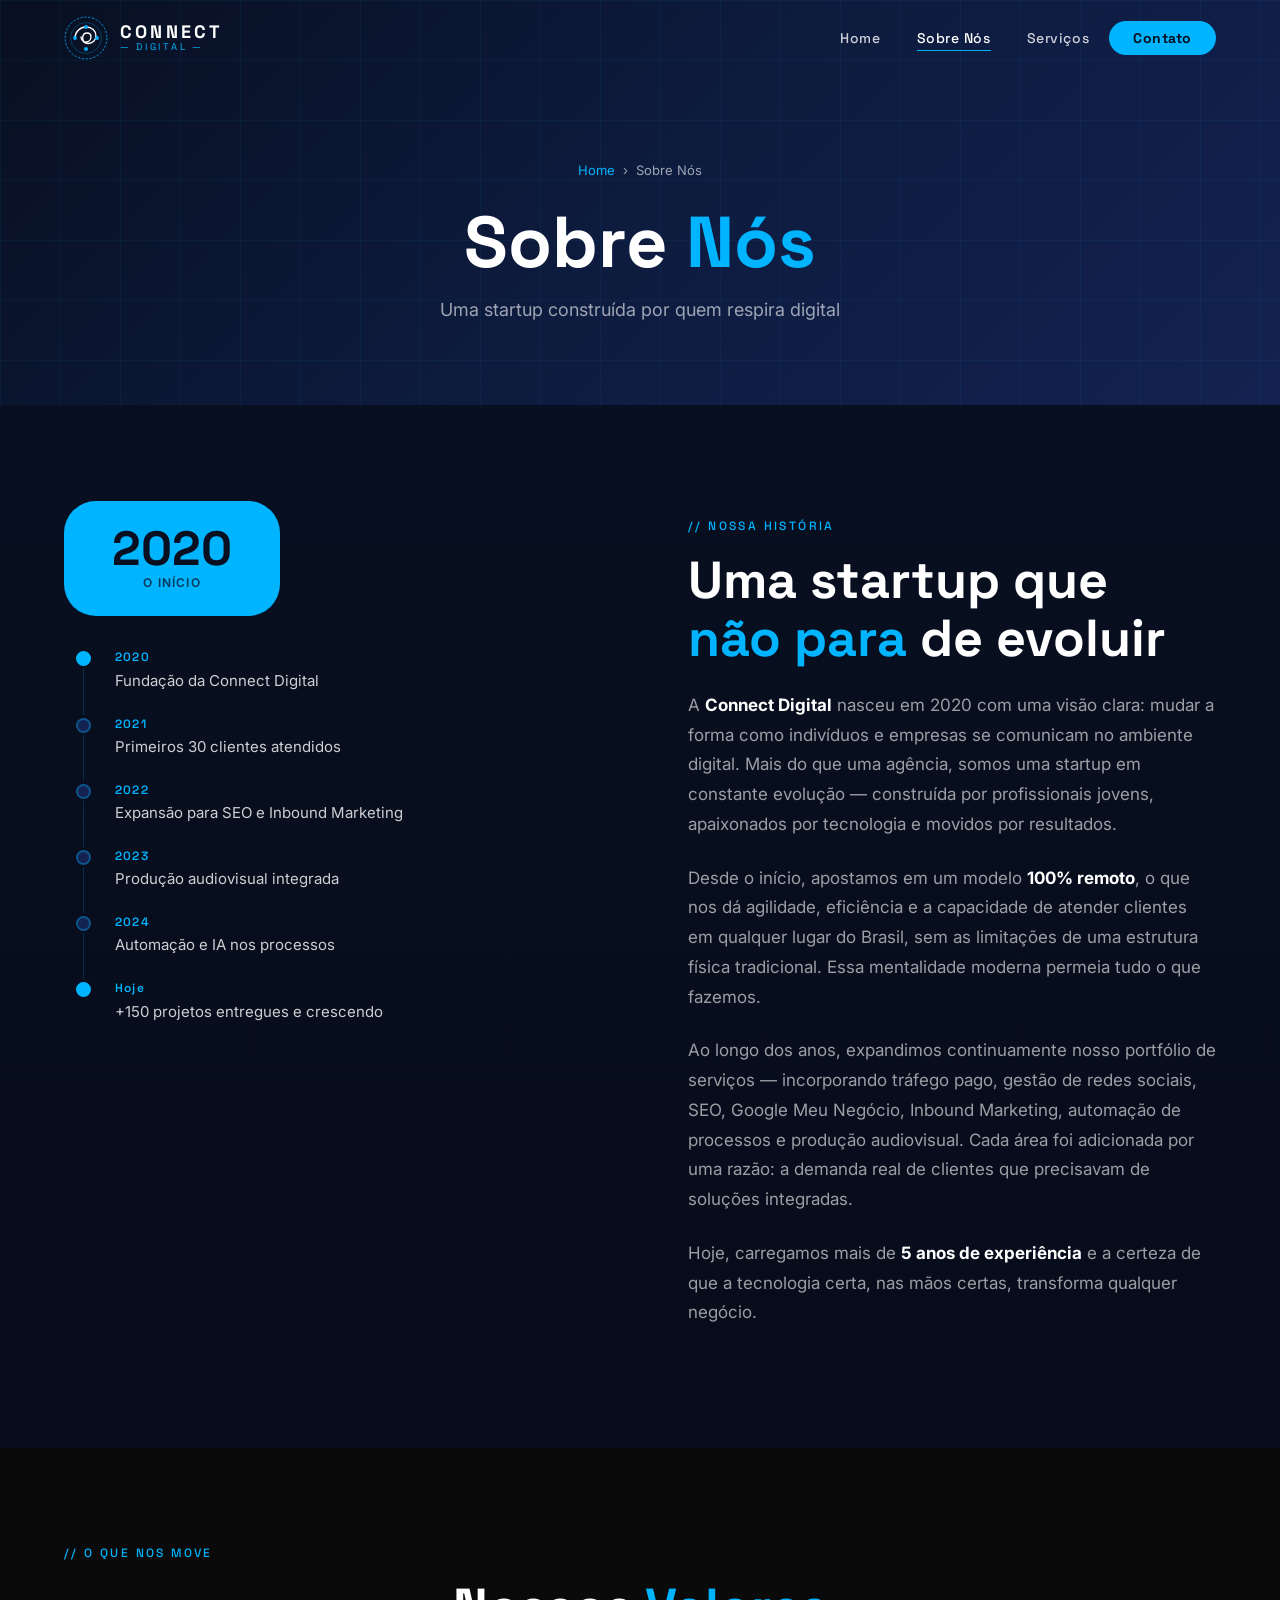
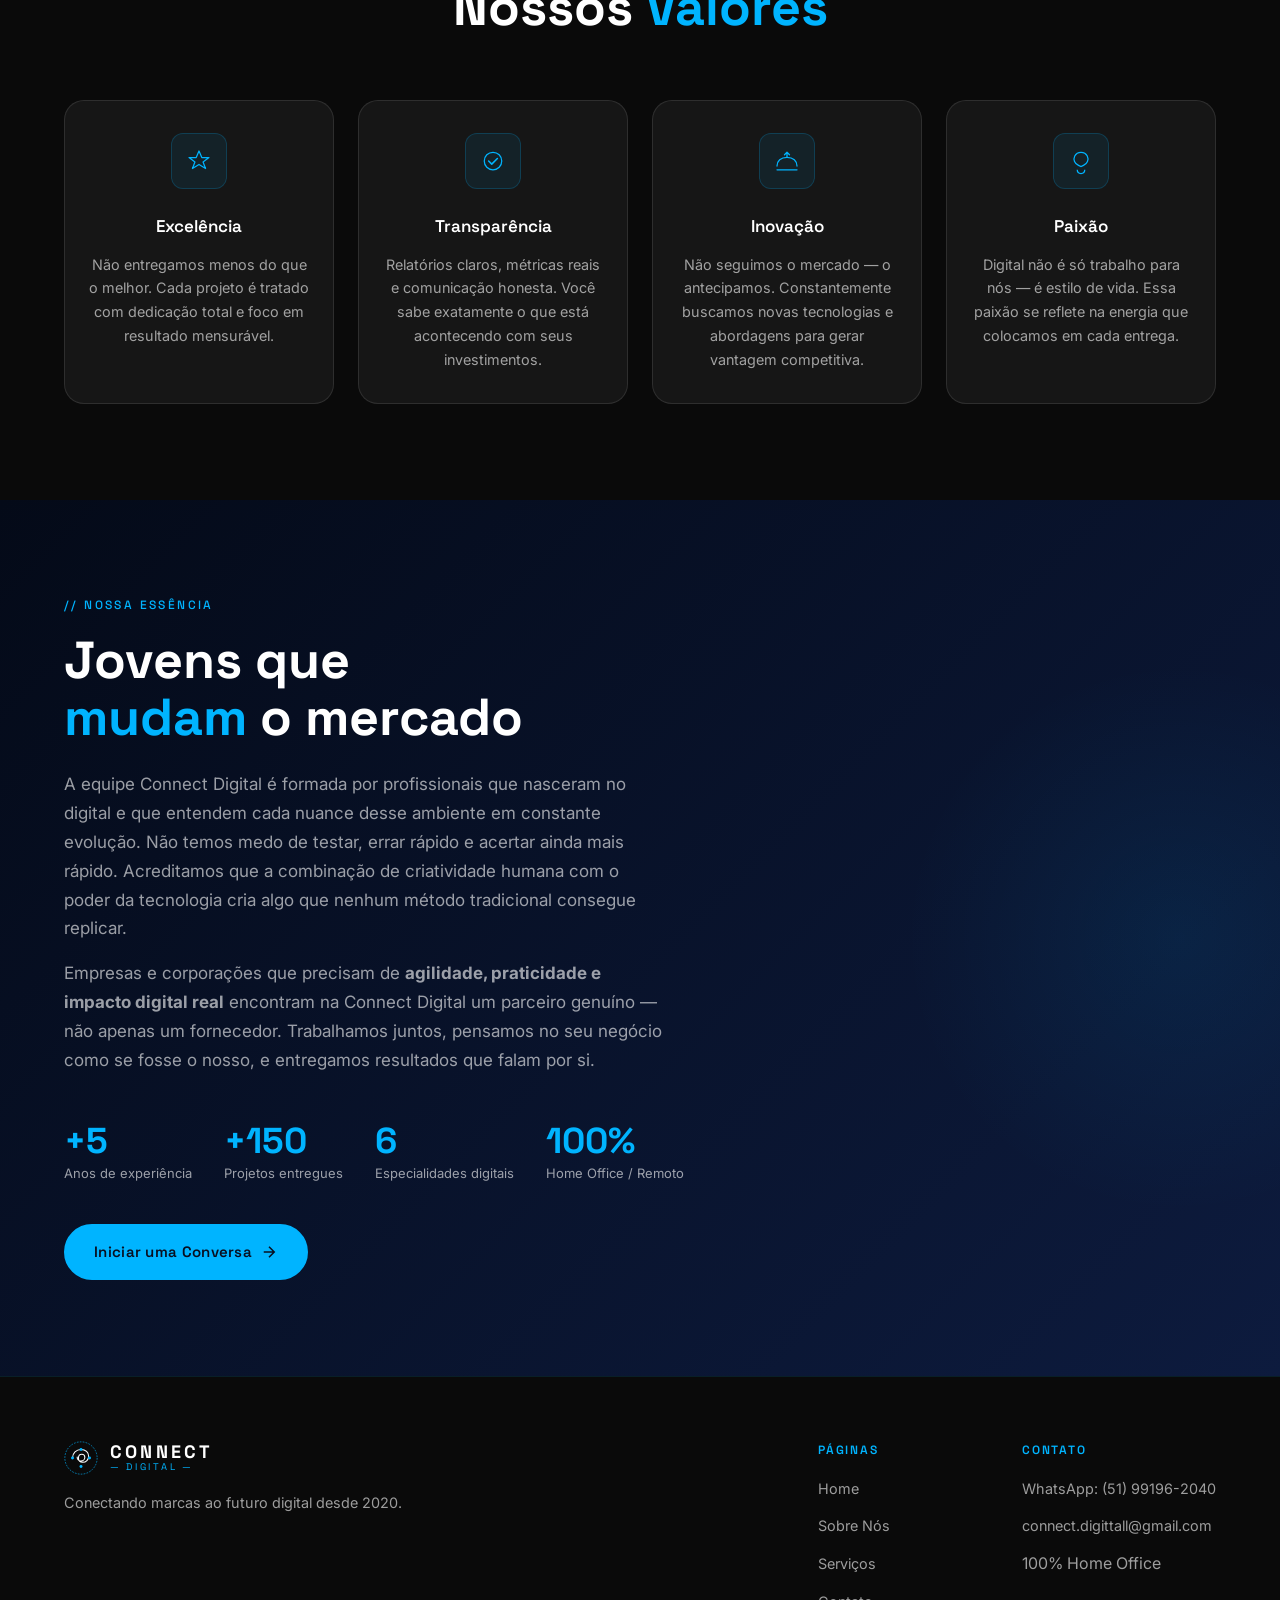
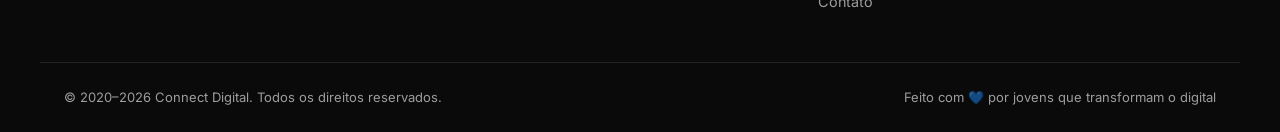
<file: sobre.html>
<!DOCTYPE html>
<html lang="pt-BR">
<head>
  <meta charset="UTF-8" />
  <meta name="viewport" content="width=device-width, initial-scale=1.0" />
  <title>Sobre Nós | Connect Digital</title>
  <meta name="description" content="Conheça a Connect Digital — uma startup de marketing digital com atuação desde 2020, formada por profissionais jovens que estão mudando o mercado digital." />
  <link rel="icon" type="image/png" href="favicon-96x96.png" sizes="96x96" />
  <link rel="icon" type="image/x-icon" href="favicon.ico" />
  <link rel="shortcut icon" href="favicon.ico" />
  <link rel="apple-touch-icon" sizes="180x180" href="apple-touch-icon.png" />
  <meta name="apple-mobile-web-app-title" content="Connect Digital" />
  <link rel="manifest" href="site.webmanifest" />
  <link rel="preconnect" href="https://fonts.googleapis.com" />
  <link rel="preconnect" href="https://fonts.gstatic.com" crossorigin />
  <link href="https://fonts.googleapis.com/css2?family=Space+Grotesk:wght@300;400;500;600;700&family=Inter:wght@300;400;500;600&display=swap" rel="stylesheet" />
  <link rel="stylesheet" href="assets/css/main.css" />
  <link rel="stylesheet" href="assets/css/sobre.css" />
</head>
<body>

  <!-- NAV -->
  <nav class="navbar" id="navbar" role="navigation" aria-label="Navegação principal">
    <div class="nav-container">
      <a href="index.html" class="nav-logo" aria-label="Connect Digital - Página inicial">
        <div class="logo-icon">
          <svg viewBox="0 0 80 80" fill="none" xmlns="http://www.w3.org/2000/svg" aria-hidden="true">
            <circle cx="40" cy="40" r="38" stroke="#00B4FF" stroke-width="1.5" stroke-dasharray="4 3"/>
            <circle cx="40" cy="40" r="28" stroke="#00B4FF" stroke-width="1" opacity="0.5"/>
            <path d="M20 40 C20 29 29 20 40 20 C51 20 58 27 58 36 C58 44 52 50 44 50 C38 50 34 46 34 40 C34 35 37 31 42 31 C46 31 49 34 49 38 C49 43 45 47 40 47 C35 47 31 43 31 38" stroke="white" stroke-width="2.5" stroke-linecap="round" fill="none"/>
            <circle cx="20" cy="40" r="3.5" fill="#00B4FF"/>
            <circle cx="40" cy="20" r="3.5" fill="#00B4FF"/>
            <circle cx="60" cy="40" r="3.5" fill="#00B4FF"/>
            <circle cx="40" cy="60" r="3.5" fill="#00B4FF"/>
          </svg>
        </div>
        <div class="logo-text">
          <span class="logo-name">CONNECT</span>
          <span class="logo-sub">— DIGITAL —</span>
        </div>
      </a>
      <button class="nav-toggle" id="navToggle" aria-label="Abrir menu" aria-expanded="false" aria-controls="navMenu">
        <span></span><span></span><span></span>
      </button>
      <ul class="nav-menu" id="navMenu" role="menubar">
        <li role="none"><a href="index.html" class="nav-link" role="menuitem">Home</a></li>
        <li role="none"><a href="sobre.html" class="nav-link active" role="menuitem">Sobre Nós</a></li>
        <li role="none"><a href="servicos.html" class="nav-link" role="menuitem">Serviços</a></li>
        <li role="none"><a href="contato.html" class="nav-link nav-cta" role="menuitem" id="navCtaBtn">Contato</a></li>
      </ul>
    </div>
  </nav>

  <!-- PAGE HERO -->
  <section class="page-hero" aria-labelledby="pageTitle">
    <div class="page-hero-bg" aria-hidden="true">
      <div class="page-hero-lines"></div>
    </div>
    <div class="page-hero-content">
      <div class="breadcrumb" aria-label="Localização">
        <a href="index.html">Home</a>
        <span aria-hidden="true">›</span>
        <span aria-current="page">Sobre Nós</span>
      </div>
      <h1 class="page-title" id="pageTitle">Sobre <span class="accent">Nós</span></h1>
      <p class="page-subtitle">Uma startup construída por quem respira digital</p>
    </div>
  </section>

  <!-- STORY SECTION -->
  <section class="story-section" aria-labelledby="storyTitle">
    <div class="section-container">
      <div class="story-grid">
        <div class="story-visual" aria-hidden="true">
          <div class="story-year-badge">
            <span class="year-number">2020</span>
            <span class="year-label">O início</span>
          </div>
          <div class="timeline-visual">
            <div class="tl-item tl-active">
              <div class="tl-dot"></div>
              <div class="tl-content">
                <span class="tl-year">2020</span>
                <span class="tl-text">Fundação da Connect Digital</span>
              </div>
            </div>
            <div class="tl-item">
              <div class="tl-dot"></div>
              <div class="tl-content">
                <span class="tl-year">2021</span>
                <span class="tl-text">Primeiros 30 clientes atendidos</span>
              </div>
            </div>
            <div class="tl-item">
              <div class="tl-dot"></div>
              <div class="tl-content">
                <span class="tl-year">2022</span>
                <span class="tl-text">Expansão para SEO e Inbound Marketing</span>
              </div>
            </div>
            <div class="tl-item">
              <div class="tl-dot"></div>
              <div class="tl-content">
                <span class="tl-year">2023</span>
                <span class="tl-text">Produção audiovisual integrada</span>
              </div>
            </div>
            <div class="tl-item">
              <div class="tl-dot"></div>
              <div class="tl-content">
                <span class="tl-year">2024</span>
                <span class="tl-text">Automação e IA nos processos</span>
              </div>
            </div>
            <div class="tl-item tl-now">
              <div class="tl-dot tl-dot-pulse"></div>
              <div class="tl-content">
                <span class="tl-year">Hoje</span>
                <span class="tl-text">+150 projetos entregues e crescendo</span>
              </div>
            </div>
          </div>
        </div>

        <div class="story-text">
          <div class="section-label" aria-hidden="true">// Nossa história</div>
          <h2 class="section-title" id="storyTitle">Uma startup que<br/><span class="accent">não para</span> de evoluir</h2>

          <p class="story-p">
            A <strong>Connect Digital</strong> nasceu em 2020 com uma visão clara: mudar a forma como indivíduos e empresas se comunicam no ambiente digital. Mais do que uma agência, somos uma startup em constante evolução — construída por profissionais jovens, apaixonados por tecnologia e movidos por resultados.
          </p>
          <p class="story-p">
            Desde o início, apostamos em um modelo <strong>100% remoto</strong>, o que nos dá agilidade, eficiência e a capacidade de atender clientes em qualquer lugar do Brasil, sem as limitações de uma estrutura física tradicional. Essa mentalidade moderna permeia tudo o que fazemos.
          </p>
          <p class="story-p">
            Ao longo dos anos, expandimos continuamente nosso portfólio de serviços — incorporando tráfego pago, gestão de redes sociais, SEO, Google Meu Negócio, Inbound Marketing, automação de processos e produção audiovisual. Cada área foi adicionada por uma razão: a demanda real de clientes que precisavam de soluções integradas.
          </p>
          <p class="story-p">
            Hoje, carregamos mais de <strong>5 anos de experiência</strong> e a certeza de que a tecnologia certa, nas mãos certas, transforma qualquer negócio.
          </p>
        </div>
      </div>
    </div>
  </section>

  <!-- VALUES SECTION -->
  <section class="values-section" aria-labelledby="valuesTitle">
    <div class="section-container">
      <div class="section-label" aria-hidden="true">// O que nos move</div>
      <h2 class="section-title centered" id="valuesTitle">Nossos <span class="accent">Valores</span></h2>

      <div class="values-grid" role="list">
        <article class="value-card" role="listitem" id="valueCard1">
          <div class="value-icon" aria-hidden="true">
            <svg viewBox="0 0 48 48" fill="none" xmlns="http://www.w3.org/2000/svg">
              <path d="M24 8L28.5 18.5H40L30.5 25.5L34.5 36L24 29.5L13.5 36L17.5 25.5L8 18.5H19.5L24 8Z" stroke="#00B4FF" stroke-width="2" stroke-linejoin="round"/>
            </svg>
          </div>
          <h3>Excelência</h3>
          <p>Não entregamos menos do que o melhor. Cada projeto é tratado com dedicação total e foco em resultado mensurável.</p>
        </article>

        <article class="value-card" role="listitem" id="valueCard2">
          <div class="value-icon" aria-hidden="true">
            <svg viewBox="0 0 48 48" fill="none" xmlns="http://www.w3.org/2000/svg">
              <circle cx="24" cy="24" r="14" stroke="#00B4FF" stroke-width="2"/>
              <path d="M17 24l5 5 9-9" stroke="#00B4FF" stroke-width="2.5" stroke-linecap="round" stroke-linejoin="round"/>
            </svg>
          </div>
          <h3>Transparência</h3>
          <p>Relatórios claros, métricas reais e comunicação honesta. Você sabe exatamente o que está acontecendo com seus investimentos.</p>
        </article>

        <article class="value-card" role="listitem" id="valueCard3">
          <div class="value-icon" aria-hidden="true">
            <svg viewBox="0 0 48 48" fill="none" xmlns="http://www.w3.org/2000/svg">
              <path d="M8 32c0-8 6-14 16-14s16 6 16 14" stroke="#00B4FF" stroke-width="2" stroke-linecap="round"/>
              <path d="M24 18V10M20 14l4-4 4 4" stroke="#00B4FF" stroke-width="2" stroke-linecap="round" stroke-linejoin="round"/>
              <path d="M8 38h32" stroke="#00B4FF" stroke-width="2" stroke-linecap="round"/>
            </svg>
          </div>
          <h3>Inovação</h3>
          <p>Não seguimos o mercado — o antecipamos. Constantemente buscamos novas tecnologias e abordagens para gerar vantagem competitiva.</p>
        </article>

        <article class="value-card" role="listitem" id="valueCard4">
          <div class="value-icon" aria-hidden="true">
            <svg viewBox="0 0 48 48" fill="none" xmlns="http://www.w3.org/2000/svg">
              <path d="M24 10c-4 0-8 2-10 6-3 6 0 12 6 15l4 2 4-2c6-3 9-9 6-15-2-4-6-6-10-6z" stroke="#00B4FF" stroke-width="2"/>
              <path d="M18 38c0 4 2.5 6 6 6s6-2 6-6" stroke="#00B4FF" stroke-width="2"/>
            </svg>
          </div>
          <h3>Paixão</h3>
          <p>Digital não é só trabalho para nós — é estilo de vida. Essa paixão se reflete na energia que colocamos em cada entrega.</p>
        </article>
      </div>
    </div>
  </section>

  <!-- TEAM SPIRIT SECTION -->
  <section class="spirit-section" aria-labelledby="spiritTitle">
    <div class="spirit-bg" aria-hidden="true"></div>
    <div class="section-container">
      <div class="spirit-content">
        <div class="section-label" aria-hidden="true">// Nossa essência</div>
        <h2 class="section-title" id="spiritTitle">Jovens que<br/><span class="accent">mudam</span> o mercado</h2>
        <p class="section-desc">
          A equipe Connect Digital é formada por profissionais que nasceram no digital e que entendem cada nuance desse ambiente em constante evolução. Não temos medo de testar, errar rápido e acertar ainda mais rápido. Acreditamos que a combinação de criatividade humana com o poder da tecnologia cria algo que nenhum método tradicional consegue replicar.
        </p>
        <p class="section-desc" style="margin-top: 1rem;">
          Empresas e corporações que precisam de <strong>agilidade, praticidade e impacto digital real</strong> encontram na Connect Digital um parceiro genuíno — não apenas um fornecedor. Trabalhamos juntos, pensamos no seu negócio como se fosse o nosso, e entregamos resultados que falam por si.
        </p>

        <div class="spirit-stats" role="list" aria-label="Números da empresa">
          <div role="listitem" class="spirit-stat">
            <span class="spirit-stat-number">+5</span>
            <span class="spirit-stat-label">Anos de experiência</span>
          </div>
          <div role="listitem" class="spirit-stat">
            <span class="spirit-stat-number">+150</span>
            <span class="spirit-stat-label">Projetos entregues</span>
          </div>
          <div role="listitem" class="spirit-stat">
            <span class="spirit-stat-number">6</span>
            <span class="spirit-stat-label">Especialidades digitais</span>
          </div>
          <div role="listitem" class="spirit-stat">
            <span class="spirit-stat-number">100%</span>
            <span class="spirit-stat-label">Home Office / Remoto</span>
          </div>
        </div>

        <a href="contato.html" class="btn btn-primary" id="sobreCtaBtn" style="margin-top: 2.5rem; display:inline-flex;">
          <span>Iniciar uma Conversa</span>
          <svg viewBox="0 0 24 24" fill="none" stroke="currentColor" stroke-width="2" aria-hidden="true"><path d="M5 12h14M12 5l7 7-7 7"/></svg>
        </a>
      </div>
    </div>
  </section>

  <!-- FOOTER -->
  <footer class="footer" role="contentinfo">
    <div class="footer-container">
      <div class="footer-brand">
        <a href="index.html" class="nav-logo" aria-label="Connect Digital">
          <div class="logo-icon logo-icon-sm">
            <svg viewBox="0 0 80 80" fill="none" xmlns="http://www.w3.org/2000/svg" aria-hidden="true">
              <circle cx="40" cy="40" r="38" stroke="#00B4FF" stroke-width="1.5" stroke-dasharray="4 3"/>
              <path d="M20 40 C20 29 29 20 40 20 C51 20 58 27 58 36 C58 44 52 50 44 50 C38 50 34 46 34 40 C34 35 37 31 42 31 C46 31 49 34 49 38 C49 43 45 47 40 47 C35 47 31 43 31 38" stroke="white" stroke-width="2.5" stroke-linecap="round" fill="none"/>
              <circle cx="20" cy="40" r="3.5" fill="#00B4FF"/>
              <circle cx="40" cy="20" r="3.5" fill="#00B4FF"/>
              <circle cx="60" cy="40" r="3.5" fill="#00B4FF"/>
              <circle cx="40" cy="60" r="3.5" fill="#00B4FF"/>
            </svg>
          </div>
          <div class="logo-text">
            <span class="logo-name">CONNECT</span>
            <span class="logo-sub">— DIGITAL —</span>
          </div>
        </a>
        <p class="footer-tagline">Conectando marcas ao futuro digital desde 2020.</p>
      </div>
      <nav class="footer-nav" aria-label="Links do rodapé">
        <div class="footer-col">
          <h4 class="footer-col-title">Páginas</h4>
          <ul>
            <li><a href="index.html">Home</a></li>
            <li><a href="sobre.html">Sobre Nós</a></li>
            <li><a href="servicos.html">Serviços</a></li>
            <li><a href="contato.html">Contato</a></li>
          </ul>
        </div>
        <div class="footer-col">
          <h4 class="footer-col-title">Contato</h4>
          <ul>
            <li><a href="https://wa.me/5551991962040" target="_blank" rel="noopener noreferrer">WhatsApp: (51) 99196-2040</a></li>
            <li><a href="mailto:connect.digittall@gmail.com">connect.digittall@gmail.com</a></li>
            <li><span style="opacity:0.6;">100% Home Office</span></li>
          </ul>
        </div>
      </nav>
    </div>
    <div class="footer-bottom">
      <p>© 2020–<span class="current-year"></span> Connect Digital. Todos os direitos reservados.</p>
      <p>Feito com 💙 por jovens que transformam o digital</p>
    </div>
  </footer>

  <script src="assets/js/main.js"></script>
</body>
</html>
</file>
<file: assets/css/main.css>
/* =========================================
   CONNECT DIGITAL — main.css
   Design System: Navy + Electric Blue + Black
   ========================================= */

/* -- Imports & Reset -- */
*, *::before, *::after { box-sizing: border-box; margin: 0; padding: 0; }

:root {
  /* Brand Colors */
  --navy-deep:    #080F20;
  --navy-dark:    #0D1B3E;
  --navy-mid:     #132250;
  --navy-light:   #1A2E68;
  --blue-bright:  #00B4FF;
  --blue-glow:    #00D4FF;
  --blue-dim:     #0078B4;
  --black:        #000000;
  --black-soft:   #0A0A0A;
  --white:        #FFFFFF;
  --white-80:     rgba(255,255,255,0.80);
  --white-60:     rgba(255,255,255,0.60);
  --white-30:     rgba(255,255,255,0.30);
  --white-10:     rgba(255,255,255,0.10);
  --white-05:     rgba(255,255,255,0.05);

  /* Typography */
  --font-display: 'Space Grotesk', sans-serif;
  --font-body:    'Inter', sans-serif;

  /* Spacing (8pt grid) */
  --sp-1: 4px;  --sp-2: 8px;  --sp-3: 12px; --sp-4: 16px;
  --sp-5: 24px; --sp-6: 32px; --sp-7: 48px; --sp-8: 64px; --sp-9: 96px;

  /* Transitions */
  --ease-out: cubic-bezier(0.22,1,0.36,1);
  --ease-spring: cubic-bezier(0.34,1.56,0.64,1);
  --dur-fast: 150ms;
  --dur-mid:  300ms;
  --dur-slow: 600ms;

  /* Border radius */
  --r-sm: 6px;  --r-md: 12px; --r-lg: 20px; --r-xl: 32px; --r-full: 9999px;
}

html { scroll-behavior: smooth; font-size: 16px; }

body {
  font-family: var(--font-body);
  background: var(--navy-deep);
  color: var(--white);
  line-height: 1.6;
  overflow-x: hidden;
  -webkit-font-smoothing: antialiased;
}

img { max-width: 100%; display: block; }
a  { color: inherit; text-decoration: none; }
ul { list-style: none; }
button { cursor: pointer; font-family: inherit; border: none; background: none; }

/* -- Typography -- */
.accent { color: var(--blue-bright); }

/* -- Layout -- */
.section-container {
  max-width: 1200px;
  margin: 0 auto;
  padding: 0 var(--sp-5);
}

.section-label {
  font-family: var(--font-display);
  font-size: 0.75rem;
  font-weight: 500;
  letter-spacing: 0.2em;
  text-transform: uppercase;
  color: var(--blue-bright);
  margin-bottom: var(--sp-4);
}

.section-title {
  font-family: var(--font-display);
  font-size: clamp(2rem, 5vw, 3.25rem);
  font-weight: 700;
  line-height: 1.1;
  color: var(--white);
  margin-bottom: var(--sp-5);
}
.section-title.centered { text-align: center; }

.section-desc {
  font-size: 1.0625rem;
  color: var(--white-60);
  line-height: 1.7;
  max-width: 600px;
}

/* ============================================================
   NAVBAR
   ============================================================ */
.navbar {
  position: fixed; top: 0; left: 0; width: 100%; z-index: 1000;
  padding: var(--sp-4) 0;
  transition: background var(--dur-mid) var(--ease-out),
              box-shadow var(--dur-mid) var(--ease-out),
              padding var(--dur-mid) var(--ease-out);
}

.navbar.scrolled {
  background: rgba(8,15,32,0.95);
  backdrop-filter: blur(20px);
  -webkit-backdrop-filter: blur(20px);
  box-shadow: 0 1px 0 rgba(0,180,255,0.15);
  padding: var(--sp-3) 0;
}

.nav-container {
  max-width: 1200px;
  margin: 0 auto;
  padding: 0 var(--sp-5);
  display: flex;
  align-items: center;
  justify-content: space-between;
  gap: var(--sp-5);
}

/* Logo */
.nav-logo {
  display: flex;
  align-items: center;
  gap: var(--sp-3);
  flex-shrink: 0;
}

.logo-icon {
  width: 44px;
  height: 44px;
  flex-shrink: 0;
  animation: logoSpin 20s linear infinite;
}

.logo-icon-sm { width: 34px; height: 34px; }

@keyframes logoSpin {
  from { transform: rotate(0deg); }
  to   { transform: rotate(360deg); }
}

.logo-text {
  display: flex;
  flex-direction: column;
  line-height: 1;
  gap: 2px;
}

.logo-name {
  font-family: var(--font-display);
  font-size: 1.125rem;
  font-weight: 700;
  letter-spacing: 0.18em;
  color: var(--white);
}

.logo-sub {
  font-family: var(--font-display);
  font-size: 0.6rem;
  font-weight: 400;
  letter-spacing: 0.28em;
  color: var(--blue-bright);
}

/* Nav Menu */
.nav-menu {
  display: flex;
  align-items: center;
  gap: var(--sp-1);
}

.nav-link {
  font-family: var(--font-display);
  font-size: 0.875rem;
  font-weight: 500;
  letter-spacing: 0.04em;
  color: var(--white-80);
  padding: var(--sp-2) var(--sp-4);
  border-radius: var(--r-sm);
  transition: color var(--dur-fast), background var(--dur-fast);
  position: relative;
}

.nav-link::after {
  content: '';
  position: absolute;
  bottom: 4px; left: 50%;
  transform: translateX(-50%) scaleX(0);
  width: calc(100% - 2rem);
  height: 1px;
  background: var(--blue-bright);
  transition: transform var(--dur-mid) var(--ease-out);
}

.nav-link:hover,
.nav-link.active {
  color: var(--white);
}

.nav-link:hover::after,
.nav-link.active::after {
  transform: translateX(-50%) scaleX(1);
}

.nav-link.nav-cta {
  background: var(--blue-bright);
  color: var(--navy-deep) !important;
  font-weight: 700;
  padding: var(--sp-2) var(--sp-5);
  border-radius: var(--r-full);
  transition: background var(--dur-fast), transform var(--dur-fast),
              box-shadow var(--dur-fast);
}

.nav-link.nav-cta::after { display: none; }

.nav-link.nav-cta:hover {
  background: var(--blue-glow);
  transform: translateY(-1px);
  box-shadow: 0 4px 20px rgba(0,180,255,0.4);
}

/* Hamburger */
.nav-toggle {
  display: none;
  flex-direction: column;
  gap: 5px;
  padding: var(--sp-2);
  border-radius: var(--r-sm);
}

.nav-toggle span {
  display: block;
  width: 24px; height: 2px;
  background: var(--white);
  border-radius: var(--r-full);
  transition: transform var(--dur-mid) var(--ease-out),
              opacity var(--dur-mid);
}

.nav-toggle.open span:nth-child(1) { transform: translateY(7px) rotate(45deg); }
.nav-toggle.open span:nth-child(2) { opacity: 0; }
.nav-toggle.open span:nth-child(3) { transform: translateY(-7px) rotate(-45deg); }

/* ============================================================
   BUTTONS
   Psychology: Primary = action/trust (blue), 
               Ghost = secondary/safe,
               Secondary = aspiration (outlined),
               WhatsApp = green urgency/social proof
   ============================================================ */
.btn {
  display: inline-flex;
  align-items: center;
  justify-content: center;
  gap: var(--sp-2);
  font-family: var(--font-display);
  font-weight: 600;
  font-size: 0.9375rem;
  letter-spacing: 0.02em;
  padding: 14px 28px;
  border-radius: var(--r-full);
  transition: transform var(--dur-fast) var(--ease-out),
              box-shadow var(--dur-fast),
              background var(--dur-fast),
              color var(--dur-fast);
  cursor: pointer;
  border: 2px solid transparent;
  text-decoration: none;
  white-space: nowrap;
}

.btn svg { width: 18px; height: 18px; transition: transform var(--dur-fast) var(--ease-spring); }
.btn:hover svg { transform: translateX(3px); }

/* Primary — Electric Blue (trust + clarity + action) */
.btn-primary {
  background: var(--blue-bright);
  color: var(--navy-deep);
  border-color: var(--blue-bright);
  box-shadow: 0 0 0 rgba(0,180,255,0);
}
.btn-primary:hover {
  background: var(--blue-glow);
  border-color: var(--blue-glow);
  transform: translateY(-2px);
  box-shadow: 0 8px 32px rgba(0,180,255,0.45);
}
.btn-primary:active { transform: translateY(0); }

/* Ghost — Minimal (secondary action, low pressure) */
.btn-ghost {
  background: var(--white-05);
  color: var(--white-80);
  border-color: var(--white-30);
  backdrop-filter: blur(10px);
}
.btn-ghost:hover {
  background: var(--white-10);
  color: var(--white);
  border-color: var(--white-60);
  transform: translateY(-2px);
}

/* Secondary — Outlined Blue (trust, aspiration) */
.btn-secondary {
  background: transparent;
  color: var(--blue-bright);
  border-color: var(--blue-bright);
}
.btn-secondary:hover {
  background: rgba(0,180,255,0.1);
  transform: translateY(-2px);
  box-shadow: 0 4px 20px rgba(0,180,255,0.2);
}

/* Outline Light */
.btn-outline-light {
  background: transparent;
  color: var(--white-80);
  border-color: var(--white-30);
}
.btn-outline-light:hover {
  background: var(--white-10);
  color: var(--white);
  border-color: var(--white-60);
  transform: translateY(-2px);
}

/* WhatsApp — Green (social proof + urgency + action) */
.btn-whatsapp {
  background: #25D366;
  color: var(--white);
  border-color: #25D366;
}
.btn-whatsapp:hover {
  background: #20BA5A;
  border-color: #20BA5A;
  transform: translateY(-2px);
  box-shadow: 0 8px 32px rgba(37,211,102,0.45);
}
.btn-whatsapp svg { width: 22px; height: 22px; }

.btn-full { width: 100%; }

/* ============================================================
   PAGE HERO (inner pages)
   ============================================================ */
.page-hero {
  position: relative;
  padding: 160px 0 80px;
  overflow: hidden;
  text-align: center;
}

.page-hero-bg {
  position: absolute; inset: 0;
  background: linear-gradient(135deg, var(--navy-deep) 0%, var(--navy-dark) 50%, var(--navy-mid) 100%);
}

.page-hero-lines {
  position: absolute; inset: 0;
  background-image:
    linear-gradient(rgba(0,180,255,0.06) 1px, transparent 1px),
    linear-gradient(90deg, rgba(0,180,255,0.06) 1px, transparent 1px);
  background-size: 60px 60px;
  animation: gridShift 20s linear infinite;
}

@keyframes gridShift {
  from { background-position: 0 0; }
  to   { background-position: 60px 60px; }
}

.page-hero-content {
  position: relative;
  z-index: 1;
  max-width: 800px;
  margin: 0 auto;
  padding: 0 var(--sp-5);
}

.page-title {
  font-family: var(--font-display);
  font-size: clamp(2.5rem, 7vw, 4.5rem);
  font-weight: 700;
  line-height: 1.05;
  color: var(--white);
  margin-bottom: var(--sp-4);
}

.page-subtitle {
  font-size: 1.125rem;
  color: var(--white-60);
}

/* Breadcrumb */
.breadcrumb {
  display: flex;
  align-items: center;
  justify-content: center;
  gap: var(--sp-2);
  font-size: 0.8125rem;
  color: var(--white-60);
  margin-bottom: var(--sp-5);
}
.breadcrumb a { color: var(--blue-bright); }
.breadcrumb a:hover { text-decoration: underline; }

/* ============================================================
   CTA SECTION (shared)
   ============================================================ */
.cta-section {
  position: relative;
  padding: var(--sp-9) 0;
  text-align: center;
  overflow: hidden;
}

.cta-bg {
  position: absolute; inset: 0;
  background: linear-gradient(135deg, #000814 0%, var(--navy-dark) 40%, var(--navy-mid) 100%);
}

.cta-bg::before {
  content: '';
  position: absolute;
  width: 600px; height: 600px;
  top: 50%; left: 50%;
  transform: translate(-50%,-50%);
  background: radial-gradient(circle, rgba(0,180,255,0.12) 0%, transparent 70%);
  border-radius: 50%;
  animation: ctaPulse 4s ease-in-out infinite;
}

@keyframes ctaPulse {
  0%, 100% { transform: translate(-50%,-50%) scale(1); opacity: 0.6; }
  50%       { transform: translate(-50%,-50%) scale(1.2); opacity: 1; }
}

.cta-container {
  position: relative;
  z-index: 1;
  max-width: 700px;
  margin: 0 auto;
  padding: 0 var(--sp-5);
}

.cta-title {
  font-family: var(--font-display);
  font-size: clamp(2rem, 5vw, 3rem);
  font-weight: 700;
  line-height: 1.1;
  color: var(--white);
  margin-bottom: var(--sp-4);
}

.cta-desc {
  font-size: 1.0625rem;
  color: var(--white-60);
  margin-bottom: var(--sp-6);
}

.cta-actions {
  display: flex;
  align-items: center;
  justify-content: center;
  gap: var(--sp-4);
  flex-wrap: wrap;
}

/* ============================================================
   FOOTER
   ============================================================ */
.footer {
  background: var(--black-soft);
  border-top: 1px solid rgba(0,180,255,0.12);
  padding: var(--sp-8) 0 0;
}

.footer-container {
  max-width: 1200px;
  margin: 0 auto;
  padding: 0 var(--sp-5) var(--sp-7);
  display: flex;
  gap: var(--sp-8);
  flex-wrap: wrap;
}

.footer-brand {
  flex: 1;
  min-width: 220px;
}

.footer-tagline {
  font-size: 0.9rem;
  color: var(--white-60);
  margin-top: var(--sp-4);
  line-height: 1.6;
}

.footer-nav {
  display: flex;
  gap: var(--sp-8);
  flex-wrap: wrap;
}

.footer-col { min-width: 140px; }

.footer-col-title {
  font-family: var(--font-display);
  font-size: 0.75rem;
  font-weight: 600;
  letter-spacing: 0.15em;
  text-transform: uppercase;
  color: var(--blue-bright);
  margin-bottom: var(--sp-4);
}

.footer-col ul { display: flex; flex-direction: column; gap: var(--sp-3); }

.footer-col a {
  font-size: 0.9rem;
  color: var(--white-60);
  transition: color var(--dur-fast);
}

.footer-col a:hover { color: var(--white); }

.footer-bottom {
  border-top: 1px solid var(--white-10);
  padding: var(--sp-5);
  display: flex;
  align-items: center;
  justify-content: space-between;
  flex-wrap: wrap;
  gap: var(--sp-3);
  max-width: 1200px;
  margin: 0 auto;
}

.footer-bottom p {
  font-size: 0.8125rem;
  color: var(--white-60);
}

/* ============================================================
   ANIMATIONS & UTILITIES
   ============================================================ */
.fade-up {
  opacity: 0;
  transform: translateY(30px);
  transition: opacity 0.7s var(--ease-out), transform 0.7s var(--ease-out);
}

.fade-up.visible {
  opacity: 1;
  transform: translateY(0);
}

/* Spin utility */
@keyframes spinAnim {
  to { transform: rotate(360deg); }
}
.spin { animation: spinAnim 1s linear infinite; }

/* ============================================================
   RESPONSIVE
   ============================================================ */
@media (max-width: 768px) {
  .nav-toggle { display: flex; }

  .nav-menu {
    position: fixed;
    top: 0; left: 0; width: 100%; height: 100vh;
    background: rgba(8,15,32,0.98);
    backdrop-filter: blur(20px);
    flex-direction: column;
    justify-content: center;
    gap: var(--sp-3);
    transform: translateX(100%);
    transition: transform var(--dur-mid) var(--ease-out);
    z-index: 999;
  }

  .nav-menu.open { transform: translateX(0); }

  .nav-link {
    font-size: 1.5rem;
    padding: var(--sp-4) var(--sp-6);
  }

  .nav-link.nav-cta {
    font-size: 1.125rem;
    padding: var(--sp-4) var(--sp-7);
    margin-top: var(--sp-4);
  }

  .footer-container { flex-direction: column; gap: var(--sp-6); }
  .footer-nav { gap: var(--sp-6); }
  .footer-bottom { flex-direction: column; text-align: center; }

  .cta-actions { flex-direction: column; }
}

@media (prefers-reduced-motion: reduce) {
  *, *::before, *::after {
    animation-duration: 0.001ms !important;
    transition-duration: 0.001ms !important;
  }
}
</file>
<file: assets/css/home.css>
/* =========================================
   home.css — Hero + Home-specific sections
   ========================================= */

/* ============================================================
   HERO
   ============================================================ */
.hero {
  position: relative;
  min-height: 100vh;
  display: flex;
  align-items: center;
  overflow: hidden;
  padding: 120px 0 80px;
}

/* Particle Canvas */
.hero-canvas {
  position: absolute;
  inset: 0;
  z-index: 0;
}

/* Grid Overlay */
.hero-grid-overlay {
  position: absolute; inset: 0; z-index: 1;
  background-image:
    linear-gradient(rgba(0,180,255,0.04) 1px, transparent 1px),
    linear-gradient(90deg, rgba(0,180,255,0.04) 1px, transparent 1px);
  background-size: 80px 80px;
}

/* Hero Content */
.hero-content {
  position: relative;
  z-index: 2;
  max-width: 1200px;
  margin: 0 auto;
  padding: 0 var(--sp-5);
  width: 100%;
  display: grid;
  grid-template-columns: 1fr 1fr;
  align-items: center;
  gap: var(--sp-8);
}

/* Badge */
.hero-badge {
  display: inline-flex;
  align-items: center;
  gap: var(--sp-2);
  background: rgba(0,180,255,0.08);
  border: 1px solid rgba(0,180,255,0.25);
  padding: var(--sp-2) var(--sp-4);
  border-radius: var(--r-full);
  font-size: 0.8125rem;
  font-weight: 500;
  color: var(--blue-bright);
  letter-spacing: 0.04em;
  margin-bottom: var(--sp-5);
  animation: fadeSlideDown 0.8s var(--ease-out) both;
}

.badge-dot {
  width: 7px; height: 7px;
  border-radius: 50%;
  background: var(--blue-bright);
  animation: badgePulse 2s ease-in-out infinite;
}

@keyframes badgePulse {
  0%,100% { box-shadow: 0 0 0 0 rgba(0,180,255,0.6); }
  50%      { box-shadow: 0 0 0 6px rgba(0,180,255,0); }
}

@keyframes fadeSlideDown {
  from { opacity: 0; transform: translateY(-16px); }
  to   { opacity: 1; transform: translateY(0); }
}

/* Hero Title */
.hero-title {
  font-family: var(--font-display);
  font-size: clamp(2.75rem, 6vw, 4.75rem);
  font-weight: 700;
  line-height: 1.03;
  color: var(--white);
  margin-bottom: var(--sp-5);
  animation: fadeSlideUp 0.9s var(--ease-out) 0.1s both;
}

.hero-title-accent {
  color: var(--blue-bright);
  position: relative;
  display: inline-block;
}

.hero-title-accent::after {
  content: '';
  position: absolute;
  bottom: -4px; left: 0;
  width: 100%; height: 3px;
  background: linear-gradient(90deg, var(--blue-bright), transparent);
  border-radius: var(--r-full);
}

.hero-title-stroke {
  -webkit-text-stroke: 2px var(--blue-bright);
  color: transparent;
}

@keyframes fadeSlideUp {
  from { opacity: 0; transform: translateY(30px); }
  to   { opacity: 1; transform: translateY(0); }
}

/* Hero Description */
.hero-desc {
  font-size: 1.125rem;
  color: var(--white-60);
  line-height: 1.75;
  max-width: 500px;
  margin-bottom: var(--sp-6);
  animation: fadeSlideUp 0.9s var(--ease-out) 0.2s both;
}

/* Hero Actions */
.hero-actions {
  display: flex;
  gap: var(--sp-4);
  flex-wrap: wrap;
  margin-bottom: var(--sp-8);
  animation: fadeSlideUp 0.9s var(--ease-out) 0.3s both;
}

/* Stats */
.hero-stats {
  display: flex;
  align-items: center;
  gap: var(--sp-5);
  animation: fadeSlideUp 0.9s var(--ease-out) 0.4s both;
}

.stat-item {
  display: flex;
  flex-direction: column;
  gap: 2px;
}

.stat-number {
  font-family: var(--font-display);
  font-size: 2rem;
  font-weight: 700;
  color: var(--white);
  line-height: 1;
}

.stat-symbol {
  font-family: var(--font-display);
  font-size: 1.5rem;
  font-weight: 700;
  color: var(--blue-bright);
}

.stat-label {
  font-size: 0.8rem;
  color: var(--white-60);
  letter-spacing: 0.04em;
}

.stat-divider {
  width: 1px;
  height: 40px;
  background: var(--white-10);
  flex-shrink: 0;
}

/* Hero Visual (right col) */
.hero-visual {
  position: relative;
  display: flex;
  align-items: center;
  justify-content: center;
  height: 480px;
  animation: fadeSlideUp 1s var(--ease-out) 0.2s both;
}

.orb-container {
  position: relative;
  width: 380px; height: 380px;
  display: flex;
  align-items: center;
  justify-content: center;
}

.ring {
  position: absolute;
  border-radius: 50%;
  border: 1px solid rgba(0,180,255,0.2);
  animation: ringPulse 4s ease-in-out infinite;
}

.ring-1 { width: 100%; height: 100%; animation-delay: 0s; }
.ring-2 { width: 76%; height: 76%; animation-delay: 0.5s; border-color: rgba(0,180,255,0.3); }
.ring-3 { width: 52%; height: 52%; animation-delay: 1s; border-color: rgba(0,180,255,0.5); }

@keyframes ringPulse {
  0%, 100% { transform: scale(1); opacity: 0.6; }
  50%       { transform: scale(1.04); opacity: 1; }
}

.orb {
  position: absolute;
  border-radius: 50%;
  animation: orbFloat 6s ease-in-out infinite;
}

.orb-1 {
  width: 260px; height: 260px;
  background: radial-gradient(circle at 40% 40%, rgba(0,180,255,0.15) 0%, transparent 70%);
  animation-delay: 0s;
}
.orb-2 {
  width: 180px; height: 180px;
  background: radial-gradient(circle, rgba(0,180,255,0.08) 0%, transparent 70%);
  animation-delay: 1s;
}
.orb-3 {
  width: 100px; height: 100px;
  background: radial-gradient(circle, rgba(0,212,255,0.12) 0%, transparent 70%);
  animation-delay: 2s;
}

@keyframes orbFloat {
  0%, 100% { transform: translateY(0) rotate(0deg); }
  50%       { transform: translateY(-20px) rotate(5deg); }
}

.center-icon {
  position: relative; z-index: 2;
  width: 160px; height: 160px;
  animation: centerFloat 5s ease-in-out infinite;
  filter: drop-shadow(0 0 30px rgba(0,180,255,0.4));
}

@keyframes centerFloat {
  0%, 100% { transform: translateY(0); }
  50%       { transform: translateY(-12px); }
}

/* Scroll Indicator */
.hero-scroll {
  position: absolute;
  bottom: var(--sp-6);
  left: 50%;
  transform: translateX(-50%);
  z-index: 2;
  display: flex;
  flex-direction: column;
  align-items: center;
  gap: var(--sp-2);
  animation: fadeSlideUp 1s var(--ease-out) 0.8s both;
}

.scroll-line {
  width: 1px; height: 48px;
  background: linear-gradient(to bottom, transparent, var(--blue-bright));
  animation: scrollPulse 2s ease-in-out infinite;
}

@keyframes scrollPulse {
  0%, 100% { opacity: 0.4; transform: scaleY(1); }
  50%       { opacity: 1; transform: scaleY(1.1); }
}

.hero-scroll span {
  font-size: 0.6875rem;
  letter-spacing: 0.2em;
  text-transform: uppercase;
  color: var(--blue-bright);
  opacity: 0.7;
}

/* ============================================================
   SERVICES PREVIEW
   ============================================================ */
.services-preview {
  padding: var(--sp-9) 0;
  background: linear-gradient(180deg, var(--navy-deep) 0%, #060C1A 100%);
}

.services-preview .section-container {
  display: flex;
  flex-direction: column;
  align-items: center;
  text-align: center;
}

.services-preview .section-desc { margin-bottom: var(--sp-8); }

.services-grid {
  display: grid;
  grid-template-columns: repeat(4, 1fr);
  gap: var(--sp-5);
  width: 100%;
}

.service-card {
  background: var(--white-05);
  border: 1px solid var(--white-10);
  border-radius: var(--r-lg);
  padding: var(--sp-6);
  text-align: left;
  transition: transform var(--dur-mid) var(--ease-out),
              border-color var(--dur-mid),
              box-shadow var(--dur-mid);
  cursor: default;
  outline: none;
  position: relative;
  overflow: hidden;
}

.service-card::before {
  content: '';
  position: absolute;
  top: 0; left: 0; width: 100%;
  height: 2px;
  background: linear-gradient(90deg, transparent, var(--blue-bright), transparent);
  opacity: 0;
  transition: opacity var(--dur-mid);
}

.service-card:hover,
.service-card:focus-visible {
  transform: translateY(-6px);
  border-color: rgba(0,180,255,0.4);
  box-shadow: 0 20px 60px rgba(0,0,0,0.4), 0 0 0 1px rgba(0,180,255,0.15);
}

.service-card:hover::before,
.service-card:focus-visible::before { opacity: 1; }

.service-icon {
  width: 52px; height: 52px;
  margin-bottom: var(--sp-5);
  background: rgba(0,180,255,0.08);
  border-radius: var(--r-md);
  padding: var(--sp-3);
  border: 1px solid rgba(0,180,255,0.15);
  transition: background var(--dur-mid);
}

.service-card:hover .service-icon {
  background: rgba(0,180,255,0.15);
}

.service-icon svg { width: 100%; height: 100%; }

.service-title {
  font-family: var(--font-display);
  font-size: 1.0625rem;
  font-weight: 600;
  color: var(--white);
  margin-bottom: var(--sp-3);
}

.service-desc {
  font-size: 0.9rem;
  color: var(--white-60);
  line-height: 1.65;
  margin-bottom: var(--sp-4);
}

.service-tag {
  display: inline-flex;
  font-size: 0.7rem;
  font-weight: 600;
  letter-spacing: 0.1em;
  text-transform: uppercase;
  color: var(--blue-bright);
  background: rgba(0,180,255,0.08);
  border: 1px solid rgba(0,180,255,0.2);
  padding: 4px 10px;
  border-radius: var(--r-full);
}

.services-cta { margin-top: var(--sp-8); }

/* ============================================================
   WHY US
   ============================================================ */
.why-us {
  padding: var(--sp-9) 0;
  background: var(--black-soft);
}

.why-us .section-container {
  display: grid;
  grid-template-columns: 1fr 1fr;
  gap: var(--sp-9);
  align-items: center;
}

.why-list {
  display: flex;
  flex-direction: column;
  gap: var(--sp-5);
  margin-bottom: var(--sp-7);
}

.why-item {
  display: flex;
  gap: var(--sp-4);
  align-items: flex-start;
}

.why-check {
  width: 28px; height: 28px;
  border-radius: 50%;
  background: rgba(0,180,255,0.1);
  border: 1px solid rgba(0,180,255,0.3);
  color: var(--blue-bright);
  font-size: 0.85rem;
  font-weight: 700;
  display: flex;
  align-items: center;
  justify-content: center;
  flex-shrink: 0;
  margin-top: 2px;
}

.why-item strong {
  font-family: var(--font-display);
  font-size: 1rem;
  font-weight: 600;
  color: var(--white);
  display: block;
  margin-bottom: 4px;
}

.why-item p {
  font-size: 0.9rem;
  color: var(--white-60);
  line-height: 1.6;
}

/* Code Window */
.tech-window {
  background: #0A0F1E;
  border: 1px solid rgba(0,180,255,0.2);
  border-radius: var(--r-lg);
  overflow: hidden;
  box-shadow: 0 40px 100px rgba(0,0,0,0.6), 0 0 0 1px rgba(0,180,255,0.1);
}

.window-bar {
  display: flex;
  align-items: center;
  gap: var(--sp-4);
  padding: var(--sp-3) var(--sp-5);
  background: rgba(0,180,255,0.05);
  border-bottom: 1px solid rgba(0,180,255,0.1);
}

.window-dots {
  display: flex; gap: 6px;
}

.window-dots span {
  width: 10px; height: 10px;
  border-radius: 50%;
}

.window-dots span:nth-child(1) { background: #FF5F57; }
.window-dots span:nth-child(2) { background: #FFBD2E; }
.window-dots span:nth-child(3) { background: #28CA41; }

.window-title {
  font-family: var(--font-display);
  font-size: 0.75rem;
  color: var(--white-60);
  letter-spacing: 0.05em;
}

.window-code {
  padding: var(--sp-5) var(--sp-6);
  overflow-x: auto;
}

.window-code pre {
  font-family: 'Fira Code', 'Courier New', monospace;
  font-size: 0.875rem;
  line-height: 1.8;
  white-space: pre;
}

.code-keyword { color: #FF79C6; }
.code-var     { color: #50FA7B; }
.code-prop    { color: #66D9E8; }
.code-string  { color: #F1FA8C; }
.code-number  { color: #BD93F9; }
.code-comment { color: rgba(255,255,255,0.35); font-style: italic; }
.code-output  { color: var(--blue-bright); font-weight: 600; }

/* ============================================================
   RESPONSIVE — HOME
   ============================================================ */
@media (max-width: 1024px) {
  .hero-content {
    grid-template-columns: 1fr;
    text-align: center;
  }

  .hero-desc { max-width: 100%; margin: 0 auto var(--sp-6); }
  .hero-actions { justify-content: center; }
  .hero-stats  { justify-content: center; }
  .hero-visual { display: none; }
  .hero-title-accent::after { display: none; }

  .services-grid { grid-template-columns: repeat(2, 1fr); }

  .why-us .section-container { grid-template-columns: 1fr; }
  .tech-window { max-width: 560px; margin: 0 auto; }
}

@media (max-width: 640px) {
  .services-grid { grid-template-columns: 1fr; }
  .hero-stats { gap: var(--sp-4); }
}
</file>
<file: assets/css/contato.css>
/* =========================================
   contato.css
   ========================================= */

.contact-section {
  padding: var(--sp-9) 0;
  background: linear-gradient(180deg, var(--navy-deep) 0%, #060C1A 100%);
}

.contact-grid {
  display: grid;
  grid-template-columns: 1fr 1fr;
  gap: var(--sp-9);
  align-items: start;
}

/* Channels */
.contact-channels {
  display: flex;
  flex-direction: column;
  gap: var(--sp-4);
  margin-bottom: var(--sp-7);
}

.channel-card {
  display: flex;
  align-items: center;
  gap: var(--sp-4);
  padding: var(--sp-5) var(--sp-6);
  background: var(--white-05);
  border: 1px solid var(--white-10);
  border-radius: var(--r-lg);
  transition: transform var(--dur-mid) var(--ease-out),
              border-color var(--dur-mid),
              box-shadow var(--dur-mid);
  text-decoration: none;
  color: var(--white);
  cursor: pointer;
}

a.channel-card:hover {
  transform: translateX(6px);
  box-shadow: 0 10px 40px rgba(0,0,0,0.3);
}

.channel-whatsapp:hover {
  border-color: rgba(37,211,102,0.4);
}

.channel-email:hover {
  border-color: rgba(0,180,255,0.4);
}

.channel-icon {
  width: 48px; height: 48px;
  border-radius: var(--r-md);
  display: flex;
  align-items: center;
  justify-content: center;
  flex-shrink: 0;
}

.channel-whatsapp .channel-icon { background: rgba(37,211,102,0.1); color: #25D366; }
.channel-email    .channel-icon { background: rgba(0,180,255,0.1);   color: var(--blue-bright); stroke: var(--blue-bright); }
.channel-location .channel-icon { background: rgba(255,255,255,0.06); color: var(--white-60); }

.channel-icon svg { width: 28px; height: 28px; }

.channel-content {
  flex: 1;
  display: flex;
  flex-direction: column;
  gap: 2px;
}

.channel-label {
  font-size: 0.75rem;
  font-weight: 600;
  letter-spacing: 0.12em;
  text-transform: uppercase;
  color: var(--white-60);
}

.channel-value {
  font-family: var(--font-display);
  font-size: 1.0625rem;
  font-weight: 600;
  color: var(--white);
}

.channel-hint {
  font-size: 0.8rem;
  color: var(--white-60);
}

.channel-arrow {
  font-size: 1.25rem;
  color: var(--blue-bright);
  opacity: 0;
  transform: translateX(-8px);
  transition: opacity var(--dur-mid), transform var(--dur-mid) var(--ease-out);
}

a.channel-card:hover .channel-arrow {
  opacity: 1;
  transform: translateX(0);
}

/* Quick Buttons */
.quick-contact {}

.quick-title {
  font-family: var(--font-display);
  font-size: 0.9rem;
  font-weight: 600;
  color: var(--white-60);
  margin-bottom: var(--sp-4);
}

.quick-buttons {
  display: flex;
  flex-wrap: wrap;
  gap: var(--sp-3);
}

.quick-btn {
  display: inline-flex;
  align-items: center;
  gap: var(--sp-2);
  font-size: 0.875rem;
  font-weight: 500;
  color: var(--white-80);
  background: var(--white-05);
  border: 1px solid var(--white-10);
  padding: 8px 16px;
  border-radius: var(--r-full);
  transition: background var(--dur-fast), border-color var(--dur-fast),
              color var(--dur-fast), transform var(--dur-fast);
  text-decoration: none;
}

.quick-btn:hover {
  background: rgba(0,180,255,0.1);
  border-color: rgba(0,180,255,0.35);
  color: var(--white);
  transform: translateY(-2px);
}

/* Form Card */
.contact-form-wrap {}

.form-card {
  background: var(--white-05);
  border: 1px solid var(--white-10);
  border-radius: var(--r-xl);
  overflow: hidden;
}

.form-card-header {
  padding: var(--sp-6) var(--sp-7);
  border-bottom: 1px solid var(--white-10);
  background: rgba(0,180,255,0.04);
}

.form-card-header h3 {
  font-family: var(--font-display);
  font-size: 1.375rem;
  font-weight: 700;
  color: var(--white);
  margin-bottom: 4px;
}

.form-card-header p {
  font-size: 0.9rem;
  color: var(--white-60);
}

.contact-form {
  padding: var(--sp-7);
  display: flex;
  flex-direction: column;
  gap: var(--sp-5);
}

.form-row {
  display: grid;
  grid-template-columns: 1fr 1fr;
  gap: var(--sp-5);
}

.form-group {
  display: flex;
  flex-direction: column;
  gap: var(--sp-2);
}

.form-group label {
  font-family: var(--font-display);
  font-size: 0.8125rem;
  font-weight: 600;
  letter-spacing: 0.04em;
  color: var(--white-80);
}

.form-group input,
.form-group select,
.form-group textarea {
  background: rgba(255,255,255,0.04);
  border: 1px solid var(--white-10);
  border-radius: var(--r-md);
  padding: 12px 16px;
  color: var(--white);
  font-family: var(--font-body);
  font-size: 0.9375rem;
  transition: border-color var(--dur-fast), box-shadow var(--dur-fast),
              background var(--dur-fast);
  outline: none;
  width: 100%;
  resize: vertical;
}

.form-group input::placeholder,
.form-group textarea::placeholder { color: rgba(255,255,255,0.3); }

.form-group select {
  appearance: none;
  background-image: url("data:image/svg+xml,%3Csvg xmlns='http://www.w3.org/2000/svg' width='12' height='8' viewBox='0 0 12 8'%3E%3Cpath d='M1 1l5 5 5-5' stroke='%2300B4FF' stroke-width='1.5' stroke-linecap='round' fill='none'/%3E%3C/svg%3E");
  background-repeat: no-repeat;
  background-position: right 16px center;
  padding-right: 40px;
  cursor: pointer;
}

.form-group select option {
  background: var(--navy-dark);
  color: var(--white);
}

.form-group input:focus,
.form-group select:focus,
.form-group textarea:focus {
  border-color: var(--blue-bright);
  background: rgba(0,180,255,0.04);
  box-shadow: 0 0 0 3px rgba(0,180,255,0.12);
}

.form-group input:invalid:not(:placeholder-shown),
.form-group textarea:invalid:not(:placeholder-shown) {
  border-color: #FF5F57;
}

.form-error {
  font-size: 0.8rem;
  color: #FF5F57;
  display: block;
  min-height: 1.2em;
}

/* Success */
.form-success {
  display: flex;
  align-items: flex-start;
  gap: var(--sp-4);
  padding: var(--sp-5);
  background: rgba(0,180,255,0.06);
  border: 1px solid rgba(0,180,255,0.25);
  border-radius: var(--r-md);
}

.form-success svg { width: 28px; height: 28px; flex-shrink: 0; margin-top: 2px; }
.form-success strong { display: block; color: var(--white); margin-bottom: 4px; font-family: var(--font-display); }
.form-success p { font-size: 0.9rem; color: var(--white-60); }

/* Remote section */
.remote-section {
  padding: var(--sp-7) 0;
  background: var(--black-soft);
}

.remote-card {
  display: flex;
  align-items: center;
  gap: var(--sp-6);
  background: var(--white-05);
  border: 1px solid var(--white-10);
  border-radius: var(--r-xl);
  padding: var(--sp-6) var(--sp-7);
}

.remote-icon { width: 56px; height: 56px; flex-shrink: 0; }
.remote-icon svg { width: 100%; height: 100%; }

.remote-text {}
.remote-text h3 {
  font-family: var(--font-display);
  font-size: 1.25rem;
  font-weight: 700;
  color: var(--white);
  margin-bottom: var(--sp-2);
}
.remote-text p {
  font-size: 0.9375rem;
  color: var(--white-60);
  line-height: 1.65;
}

.remote-flag { font-size: 3.5rem; flex-shrink: 0; margin-left: auto; }

/* Responsive */
@media (max-width: 1024px) {
  .contact-grid { grid-template-columns: 1fr; }
}

@media (max-width: 640px) {
  .form-row { grid-template-columns: 1fr; }
  .contact-form { padding: var(--sp-5); }
  .form-card-header { padding: var(--sp-5); }
  .remote-card { flex-direction: column; text-align: center; }
  .remote-flag { margin: 0; }
}
</file>
<file: assets/css/servicos.css>
/* =========================================
   servicos.css
   ========================================= */

.services-detail {
  padding: var(--sp-8) 0 var(--sp-9);
  background: linear-gradient(180deg, var(--navy-deep) 0%, #060C1A 100%);
}

/* Service Detail Card */
.service-detail-card {
  position: relative;
  background: var(--white-05);
  border: 1px solid var(--white-10);
  border-radius: var(--r-xl);
  padding: var(--sp-8);
  margin-bottom: var(--sp-6);
  overflow: hidden;
  transition: border-color var(--dur-mid), box-shadow var(--dur-mid);
}

.service-detail-card::before {
  content: '';
  position: absolute;
  top: 0; left: 0;
  width: 4px; height: 100%;
  background: linear-gradient(180deg, var(--blue-bright), var(--blue-dim));
  border-radius: 4px 0 0 4px;
}

.service-detail-card:hover {
  border-color: rgba(0,180,255,0.3);
  box-shadow: 0 20px 60px rgba(0,0,0,0.4), 0 0 0 1px rgba(0,180,255,0.1);
}

/* Number */
.sdc-number {
  position: absolute;
  top: var(--sp-7);
  right: var(--sp-7);
  font-family: var(--font-display);
  font-size: 5rem;
  font-weight: 700;
  color: rgba(0,180,255,0.06);
  line-height: 1;
  pointer-events: none;
  user-select: none;
}

/* Content area */
.sdc-content {
  display: flex;
  gap: var(--sp-6);
  align-items: flex-start;
  margin-bottom: var(--sp-6);
}

.sdc-reverse { }

.sdc-icon {
  width: 72px; height: 72px;
  background: rgba(0,180,255,0.08);
  border: 1px solid rgba(0,180,255,0.2);
  border-radius: var(--r-lg);
  padding: var(--sp-4);
  flex-shrink: 0;
}
.sdc-icon svg { width: 100%; height: 100%; }

.sdc-tag {
  display: inline-flex;
  font-size: 0.7rem;
  font-weight: 600;
  letter-spacing: 0.12em;
  text-transform: uppercase;
  color: var(--blue-bright);
  background: rgba(0,180,255,0.08);
  border: 1px solid rgba(0,180,255,0.2);
  padding: 4px 12px;
  border-radius: var(--r-full);
  margin-bottom: var(--sp-3);
}

.sdc-title {
  font-family: var(--font-display);
  font-size: clamp(1.375rem, 3vw, 1.75rem);
  font-weight: 700;
  color: var(--white);
  margin-bottom: var(--sp-4);
  line-height: 1.2;
}

.sdc-desc {
  font-size: 1.0625rem;
  color: var(--white-60);
  line-height: 1.75;
  margin-bottom: var(--sp-5);
}
.sdc-desc strong { color: var(--white); }

.sdc-list {
  display: grid;
  grid-template-columns: repeat(2, 1fr);
  gap: var(--sp-3) var(--sp-5);
}

.sdc-list li {
  display: flex;
  align-items: flex-start;
  gap: var(--sp-2);
  font-size: 0.9375rem;
  color: var(--white-80);
  line-height: 1.5;
}

.sdc-list li::before {
  content: '›';
  color: var(--blue-bright);
  font-weight: 700;
  font-size: 1.1rem;
  flex-shrink: 0;
  line-height: 1.4;
}

.sdc-cta {
  display: flex;
  justify-content: flex-end;
  border-top: 1px solid var(--white-10);
  padding-top: var(--sp-5);
}

/* Responsive */
@media (max-width: 768px) {
  .service-detail-card { padding: var(--sp-6) var(--sp-5); }
  .sdc-content { flex-direction: column; }
  .sdc-number { display: none; }
  .sdc-list { grid-template-columns: 1fr; }
  .sdc-cta { justify-content: stretch; }
  .sdc-cta .btn { width: 100%; }
}
</file>
<file: assets/css/sobre.css>
/* =========================================
   sobre.css
   ========================================= */

/* Timeline */
.story-section {
  padding: var(--sp-9) 0;
  background: linear-gradient(180deg, var(--navy-deep) 0%, #060C1A 100%);
}

.story-grid {
  display: grid;
  grid-template-columns: 1fr 1fr;
  gap: var(--sp-9);
  align-items: start;
}

.story-visual { position: relative; }

.story-year-badge {
  display: inline-flex;
  flex-direction: column;
  align-items: center;
  background: var(--blue-bright);
  color: var(--navy-deep);
  border-radius: var(--r-xl);
  padding: var(--sp-5) var(--sp-7);
  margin-bottom: var(--sp-6);
}

.year-number {
  font-family: var(--font-display);
  font-size: 3rem;
  font-weight: 700;
  line-height: 1;
}

.year-label {
  font-size: 0.75rem;
  font-weight: 600;
  letter-spacing: 0.1em;
  text-transform: uppercase;
  opacity: 0.75;
}

/* Timeline */
.timeline-visual {
  display: flex;
  flex-direction: column;
  gap: 0;
  padding-left: var(--sp-3);
}

.tl-item {
  display: flex;
  gap: var(--sp-5);
  align-items: flex-start;
  position: relative;
  padding-bottom: var(--sp-5);
}

.tl-item:not(:last-child)::before {
  content: '';
  position: absolute;
  left: 7px; top: 20px;
  width: 1px; bottom: 0;
  background: rgba(0,180,255,0.2);
}

.tl-dot {
  width: 15px; height: 15px;
  border-radius: 50%;
  background: var(--navy-mid);
  border: 2px solid rgba(0,180,255,0.35);
  flex-shrink: 0;
  margin-top: 3px;
  transition: background var(--dur-mid), border-color var(--dur-mid);
}

.tl-dot-pulse {
  background: var(--blue-bright);
  border-color: var(--blue-bright);
  box-shadow: 0 0 0 0 rgba(0,180,255,0.5);
  animation: tlPulse 2s ease-in-out infinite;
}

@keyframes tlPulse {
  0%,100% { box-shadow: 0 0 0 0 rgba(0,180,255,0.5); }
  50%      { box-shadow: 0 0 0 8px rgba(0,180,255,0); }
}

.tl-active .tl-dot {
  background: var(--blue-bright);
  border-color: var(--blue-bright);
}

.tl-content {
  display: flex;
  flex-direction: column;
  gap: 2px;
}

.tl-year {
  font-family: var(--font-display);
  font-size: 0.75rem;
  font-weight: 600;
  color: var(--blue-bright);
  letter-spacing: 0.1em;
}

.tl-text {
  font-size: 0.9375rem;
  color: var(--white-80);
  line-height: 1.4;
}

/* Story Text */
.story-text { padding-top: var(--sp-4); }

.story-p {
  font-size: 1.0625rem;
  color: var(--white-60);
  line-height: 1.75;
  margin-bottom: var(--sp-5);
}
.story-p strong { color: var(--white); }

/* Values */
.values-section {
  padding: var(--sp-9) 0;
  background: var(--black-soft);
}

.values-grid {
  display: grid;
  grid-template-columns: repeat(4, 1fr);
  gap: var(--sp-5);
  margin-top: var(--sp-8);
}

.value-card {
  background: var(--white-05);
  border: 1px solid var(--white-10);
  border-radius: var(--r-lg);
  padding: var(--sp-6) var(--sp-5);
  text-align: center;
  transition: transform var(--dur-mid) var(--ease-out),
              border-color var(--dur-mid),
              box-shadow var(--dur-mid);
}

.value-card:hover {
  transform: translateY(-6px);
  border-color: rgba(0,180,255,0.3);
  box-shadow: 0 20px 50px rgba(0,0,0,0.4);
}

.value-icon {
  width: 56px; height: 56px;
  margin: 0 auto var(--sp-5);
  background: rgba(0,180,255,0.08);
  border: 1px solid rgba(0,180,255,0.2);
  border-radius: var(--r-md);
  padding: var(--sp-3);
}
.value-icon svg { width: 100%; height: 100%; }

.value-card h3 {
  font-family: var(--font-display);
  font-size: 1.0625rem;
  font-weight: 600;
  color: var(--white);
  margin-bottom: var(--sp-3);
}

.value-card p {
  font-size: 0.9rem;
  color: var(--white-60);
  line-height: 1.65;
}

/* Spirit */
.spirit-section {
  position: relative;
  padding: var(--sp-9) 0;
  overflow: hidden;
}

.spirit-bg {
  position: absolute; inset: 0;
  background: linear-gradient(135deg, #040A18 0%, var(--navy-dark) 100%);
}

.spirit-bg::before {
  content: '';
  position: absolute;
  right: -200px; top: 50%;
  transform: translateY(-50%);
  width: 600px; height: 600px;
  background: radial-gradient(circle, rgba(0,180,255,0.08) 0%, transparent 65%);
  border-radius: 50%;
}

.spirit-section .section-container {
  position: relative; z-index: 1;
}

.spirit-content {
  max-width: 720px;
}

.spirit-stats {
  display: flex;
  gap: var(--sp-6);
  flex-wrap: wrap;
  margin-top: var(--sp-7);
}

.spirit-stat {
  display: flex;
  flex-direction: column;
  gap: 4px;
}

.spirit-stat-number {
  font-family: var(--font-display);
  font-size: 2.25rem;
  font-weight: 700;
  color: var(--blue-bright);
  line-height: 1;
}

.spirit-stat-label {
  font-size: 0.8125rem;
  color: var(--white-60);
}

/* Responsive */
@media (max-width: 1024px) {
  .story-grid { grid-template-columns: 1fr; }
  .values-grid { grid-template-columns: repeat(2, 1fr); }
}

@media (max-width: 600px) {
  .values-grid { grid-template-columns: 1fr; }
  .spirit-stats { gap: var(--sp-5); }
}
</file>
